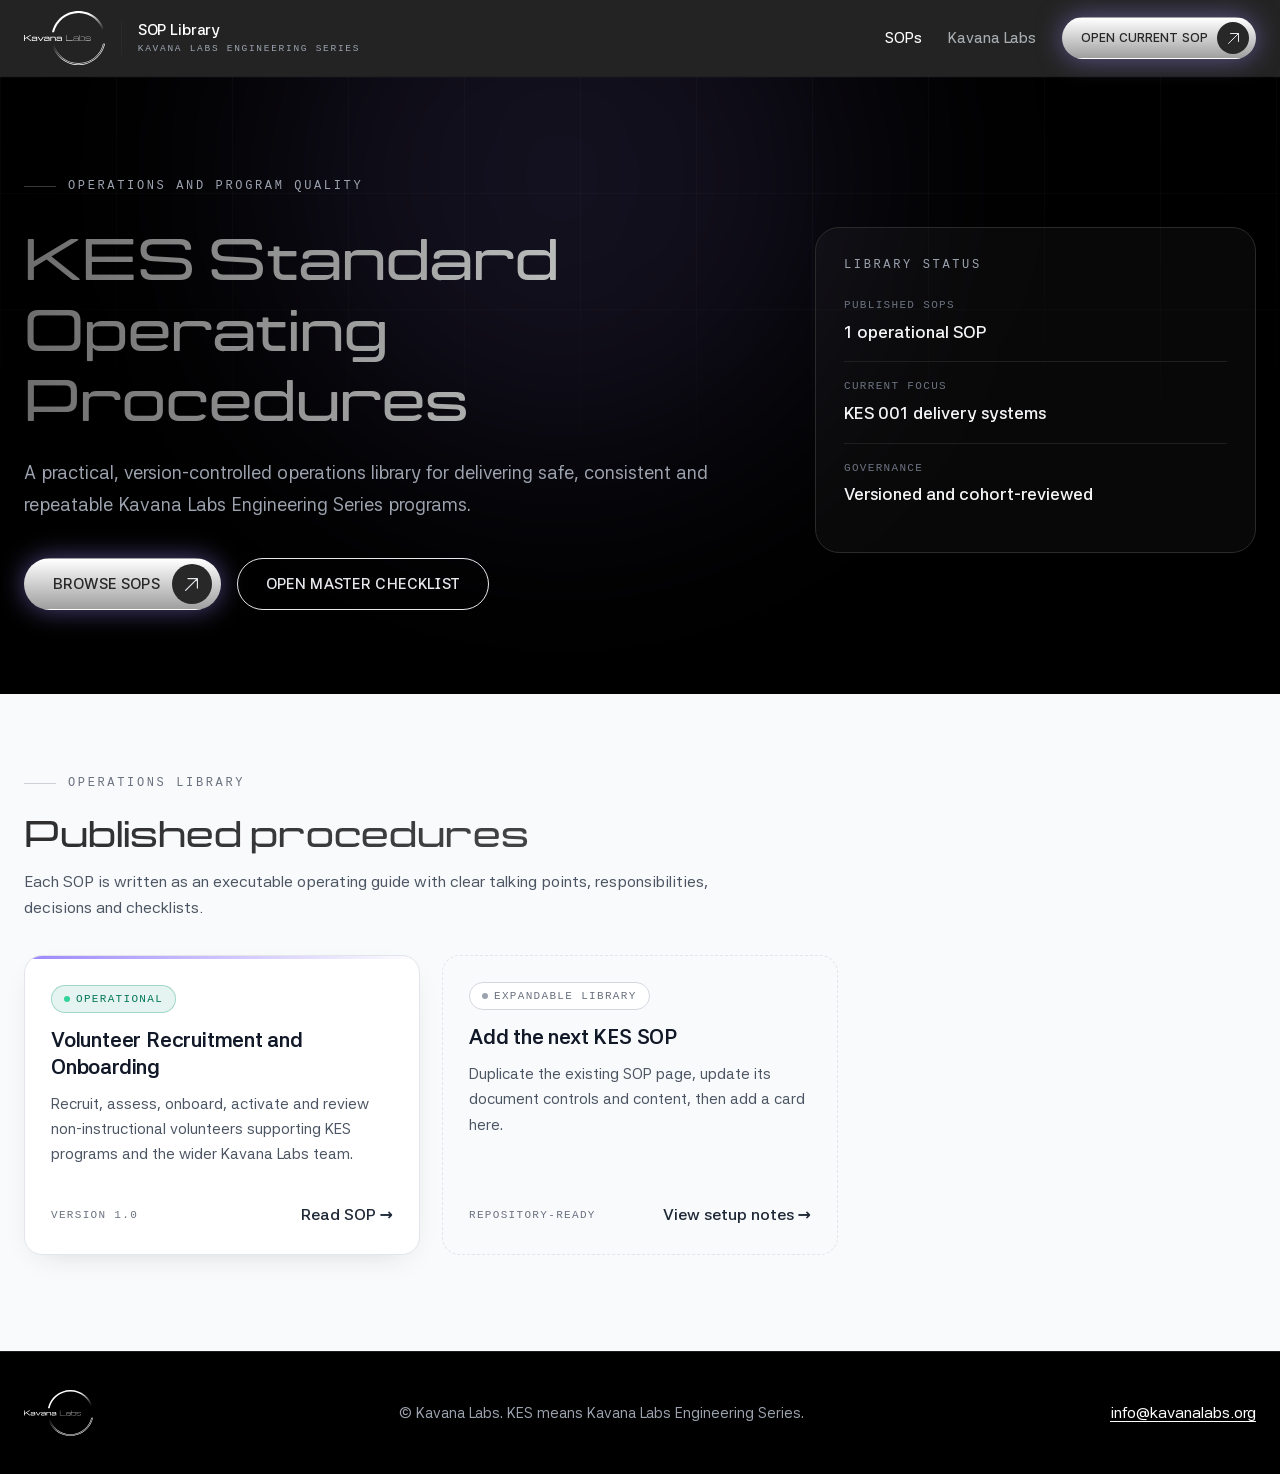
<file: index.html>
<!doctype html>
<html lang="en">
<head>
  <meta charset="utf-8">
  <meta name="viewport" content="width=device-width, initial-scale=1">
  <meta name="description" content="Kavana Labs Engineering Series standard operating procedures and implementation guides.">
  <meta name="theme-color" content="#050505">
  <title>KES Standard Operating Procedures | Kavana Labs</title>
  <link rel="icon" type="image/png" href="assets/favicon.png">
  <link rel="preload" href="assets/fonts/manifold-extended-demibold.woff2" as="font" type="font/woff2" crossorigin>
  <link rel="preload" href="assets/fonts/42dot-sans-latin.woff2" as="font" type="font/woff2" crossorigin>
  <link rel="stylesheet" href="assets/site.css">
</head>
<body>
  <a class="skip-link" href="#main">Skip to content</a>
  <header class="site-header">
    <div class="header-inner">
      <a class="brand" href="./" aria-label="KES SOP Library home">
        <img class="brand-logo" src="assets/logo-nav.svg" alt="Kavana Labs">
        <span class="brand-divider" aria-hidden="true"></span>
        <span class="brand-text">SOP Library<small>Kavana Labs Engineering Series</small></span>
      </a>
      <nav class="top-nav" aria-label="Primary navigation">
        <a href="#sops" aria-current="page">SOPs</a>
        <a href="https://kavanalabs.org">Kavana Labs</a>
        <a class="btn btn-primary btn-sm" href="sops/volunteer-recruitment-onboarding.html">Open current SOP<span class="btn-arrow"><img src="assets/arrow-light.svg" alt="" aria-hidden="true"></span></a>
      </nav>
    </div>
  </header>

  <main id="main">
    <section class="hero">
      <div class="glow" aria-hidden="true"></div>
      <div class="hero-inner">
        <div>
          <span class="eyebrow">Operations and program quality</span>
          <h1 class="heading-gradient-light">KES Standard Operating Procedures</h1>
          <p>A practical, version-controlled operations library for delivering safe, consistent and repeatable Kavana Labs Engineering Series programs.</p>
          <div class="hero-actions">
            <a class="btn btn-primary" href="#sops">Browse SOPs<span class="btn-arrow"><img src="assets/arrow-light.svg" alt="" aria-hidden="true"></span></a>
            <a class="btn btn-outline" href="sops/volunteer-recruitment-onboarding.html#master-checklist">Open master checklist</a>
          </div>
        </div>
        <aside class="hero-panel" aria-label="Library summary">
          <strong>Library status</strong>
          <div class="hero-stat"><span>Published SOPs</span><b>1 operational SOP</b></div>
          <div class="hero-stat"><span>Current focus</span><b>KES 001 delivery systems</b></div>
          <div class="hero-stat"><span>Governance</span><b>Versioned and cohort-reviewed</b></div>
        </aside>
      </div>
    </section>

    <section class="page-shell" id="sops">
      <div class="section-heading">
        <span class="eyebrow on-light">Operations library</span>
        <h2 class="heading-gradient-dark">Published procedures</h2>
        <p>Each SOP is written as an executable operating guide with clear talking points, responsibilities, decisions and checklists.</p>
      </div>

      <div class="sop-grid">
        <article class="sop-card">
          <div class="sop-card-top"></div>
          <div class="sop-card-body">
            <span class="badge badge-active">Operational</span>
            <h3>Volunteer Recruitment and Onboarding</h3>
            <p>Recruit, assess, onboard, activate and review non-instructional volunteers supporting KES programs and the wider Kavana Labs team.</p>
            <footer>
              <span>Version 1.0</span>
              <a class="card-link" href="sops/volunteer-recruitment-onboarding.html">Read SOP →</a>
            </footer>
          </div>
        </article>

        <article class="sop-card placeholder-card">
          <div class="sop-card-body">
            <span class="badge badge-neutral">Expandable library</span>
            <h3>Add the next KES SOP</h3>
            <p>Duplicate the existing SOP page, update its document controls and content, then add a card here.</p>
            <footer>
              <span>Repository-ready</span>
              <a class="card-link" href="README.md">View setup notes →</a>
            </footer>
          </div>
        </article>
      </div>
    </section>
  </main>

  <footer class="site-footer">
    <div class="footer-inner">
      <a class="footer-brand" href="https://kavanalabs.org" aria-label="Kavana Labs">
        <img src="assets/logo-nav.svg" alt="Kavana Labs">
      </a>
      <p>© Kavana Labs. KES means Kavana Labs Engineering Series.</p>
      <a href="mailto:info@kavanalabs.org">info@kavanalabs.org</a>
    </div>
  </footer>
</body>
</html>
</file>
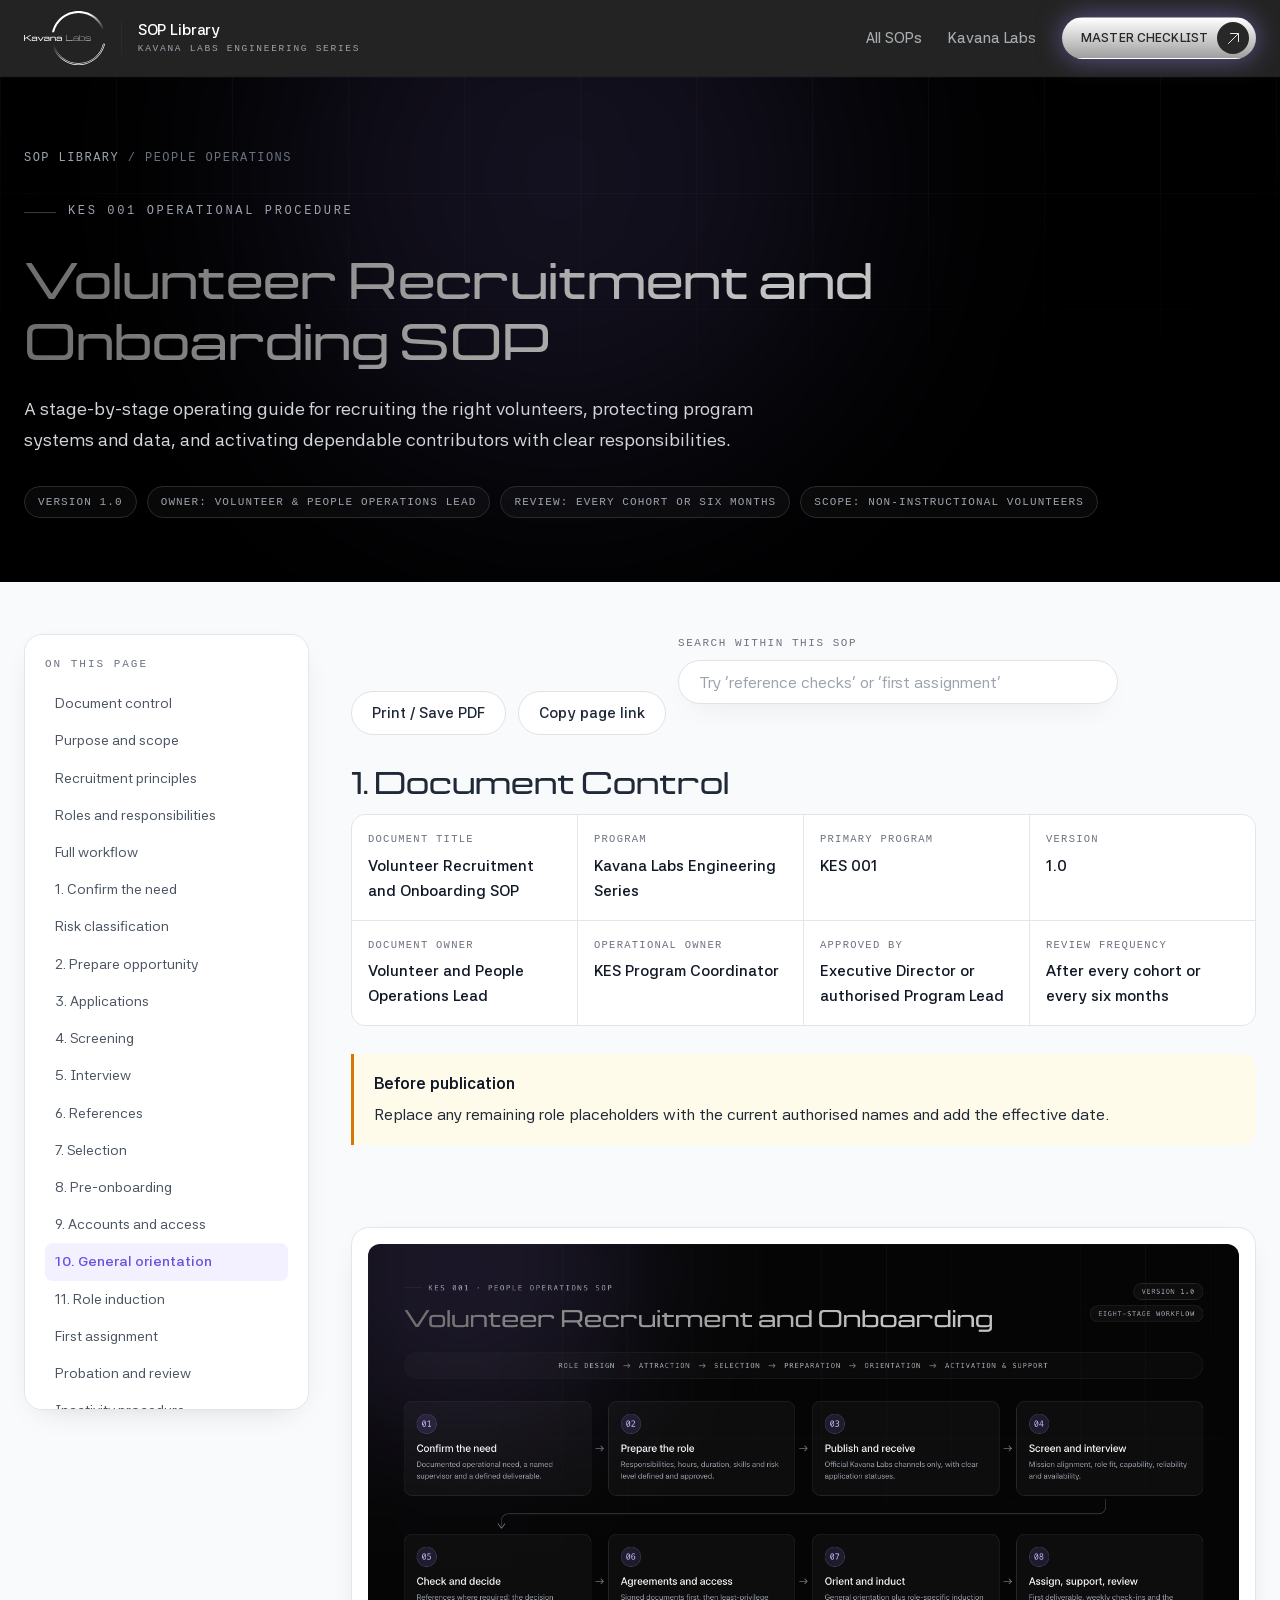
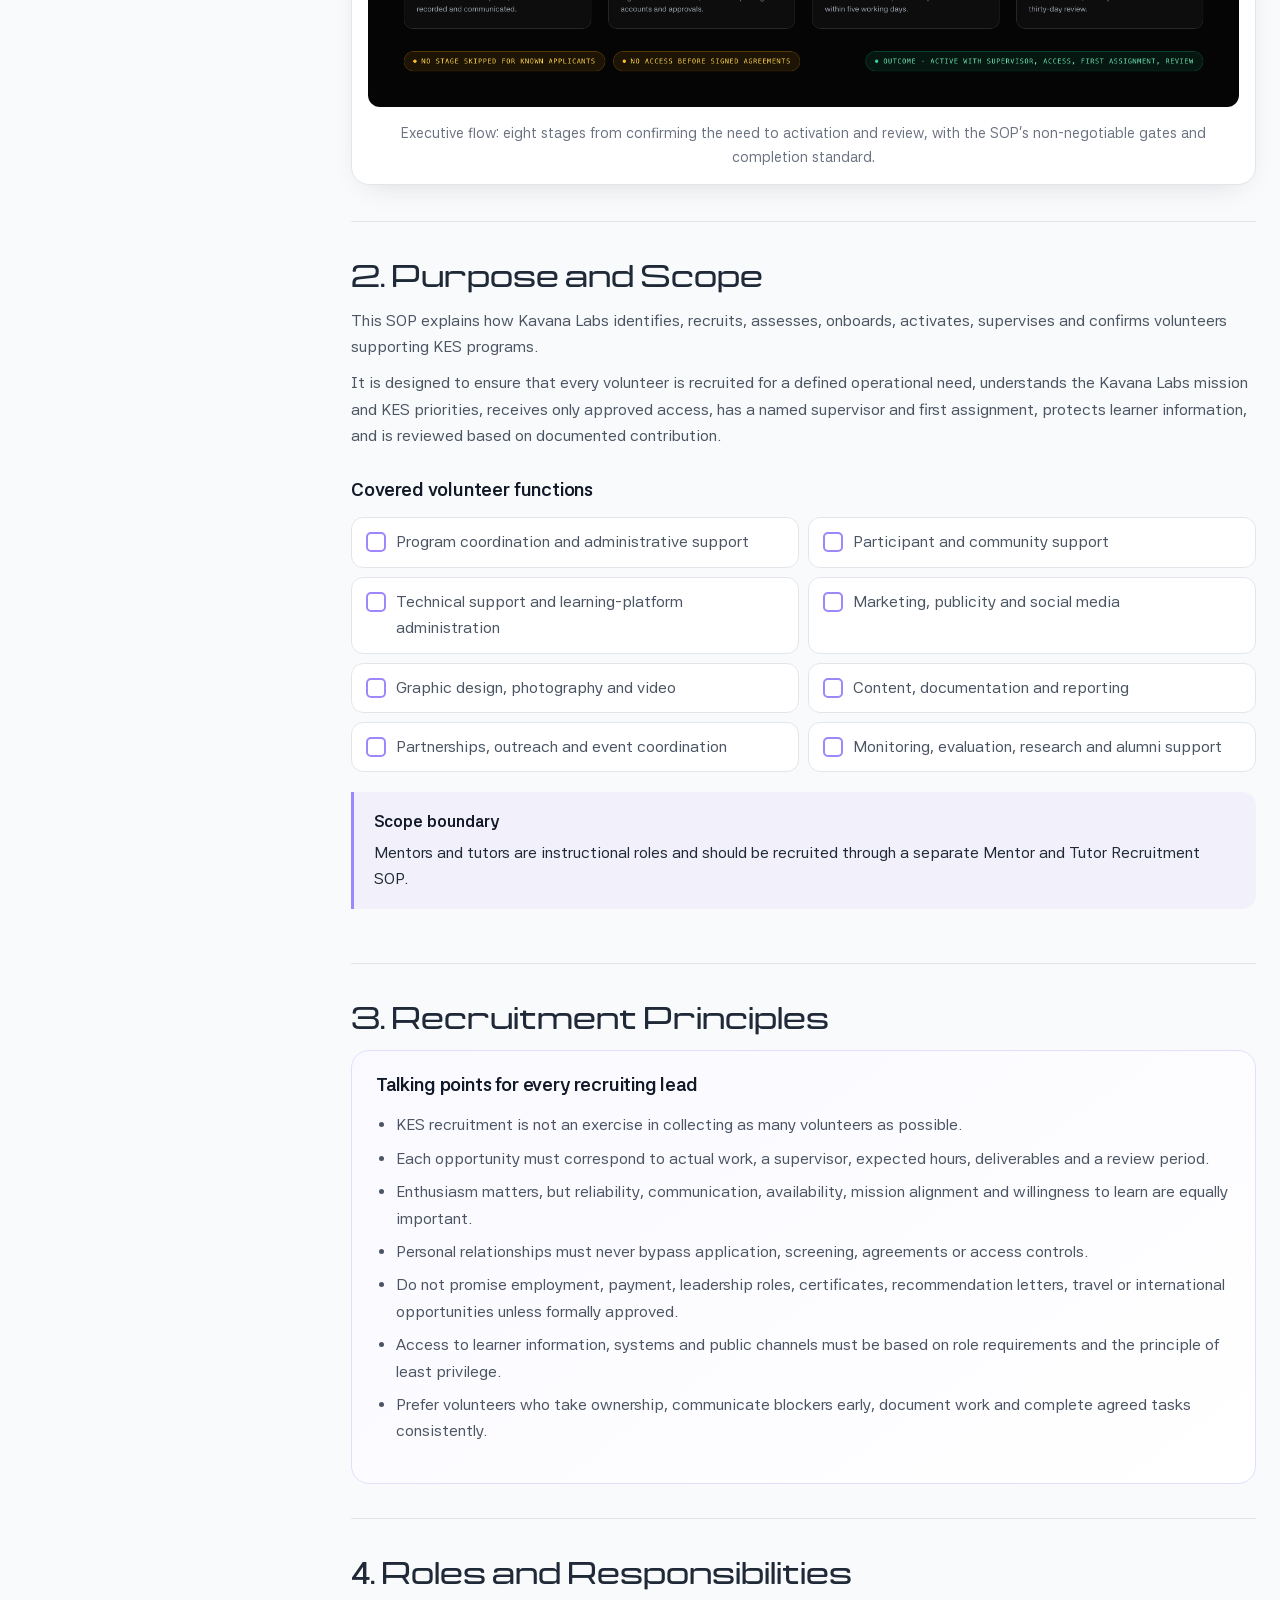
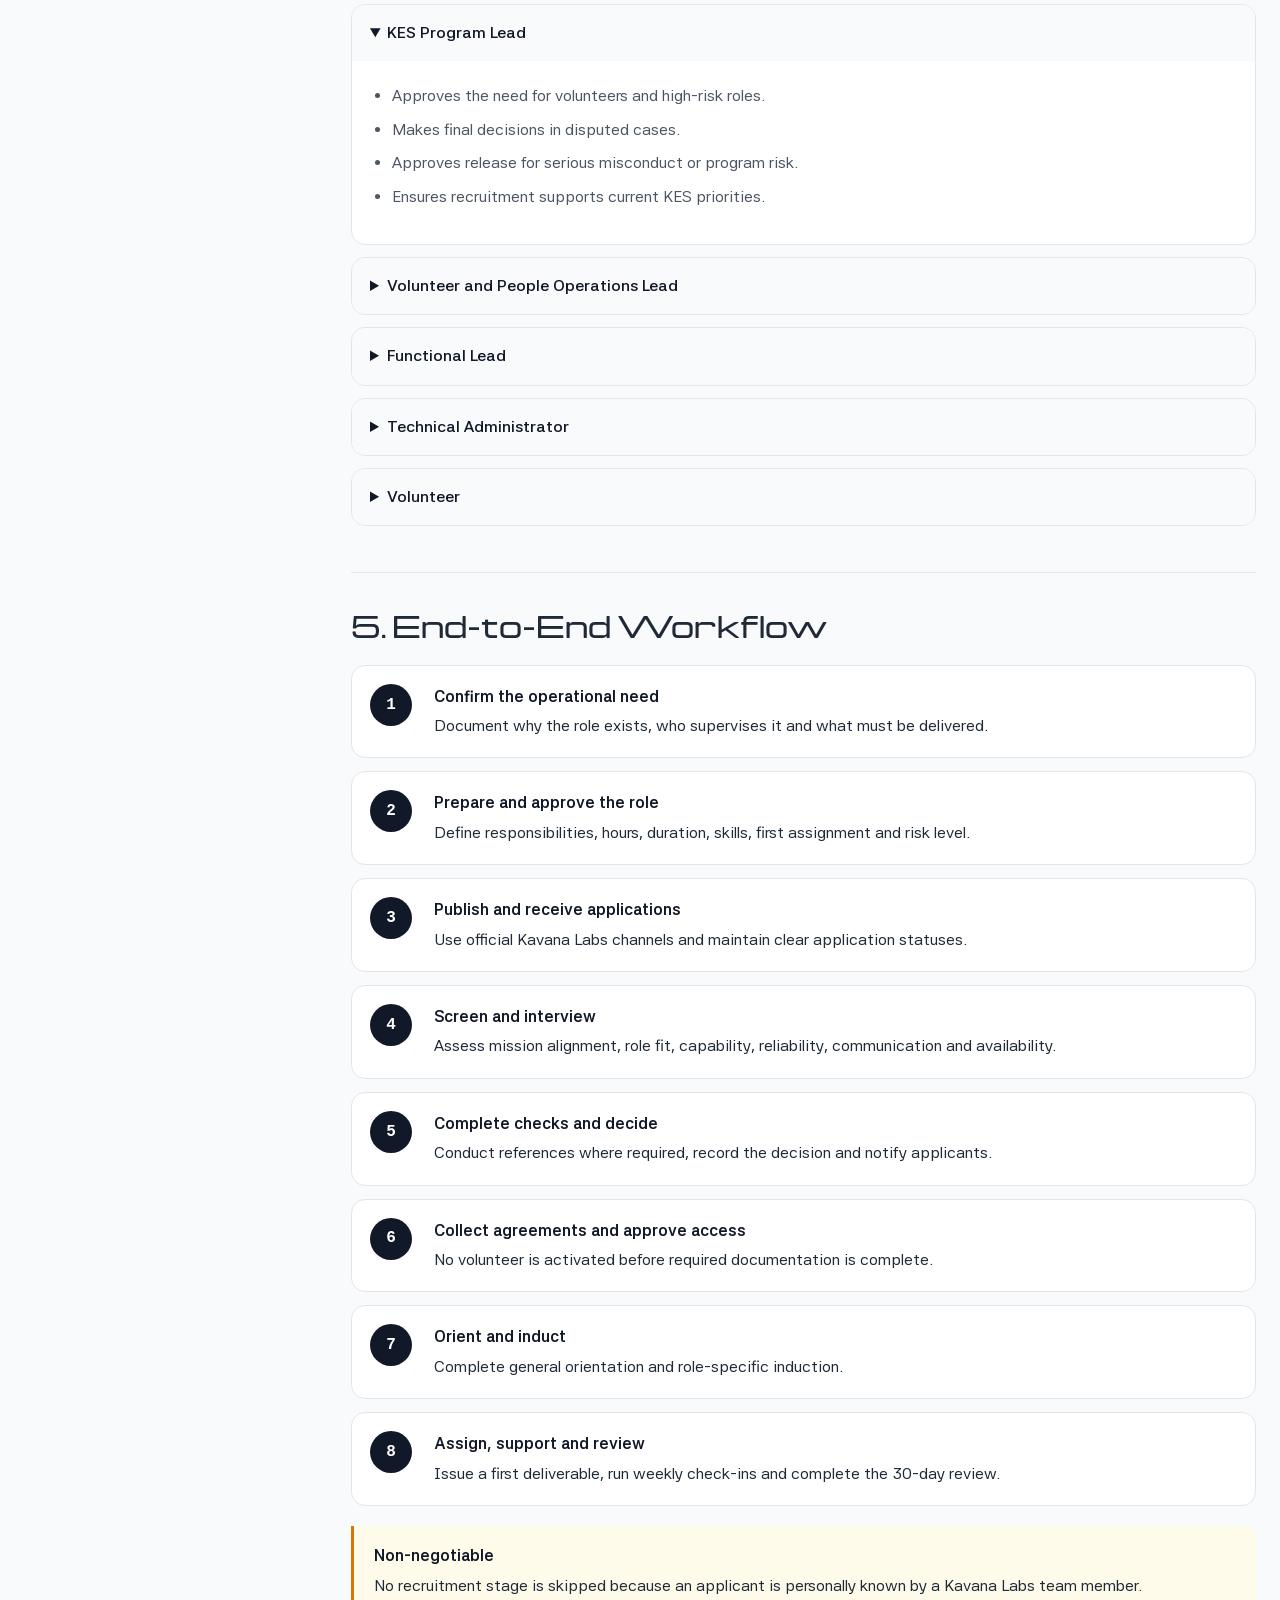
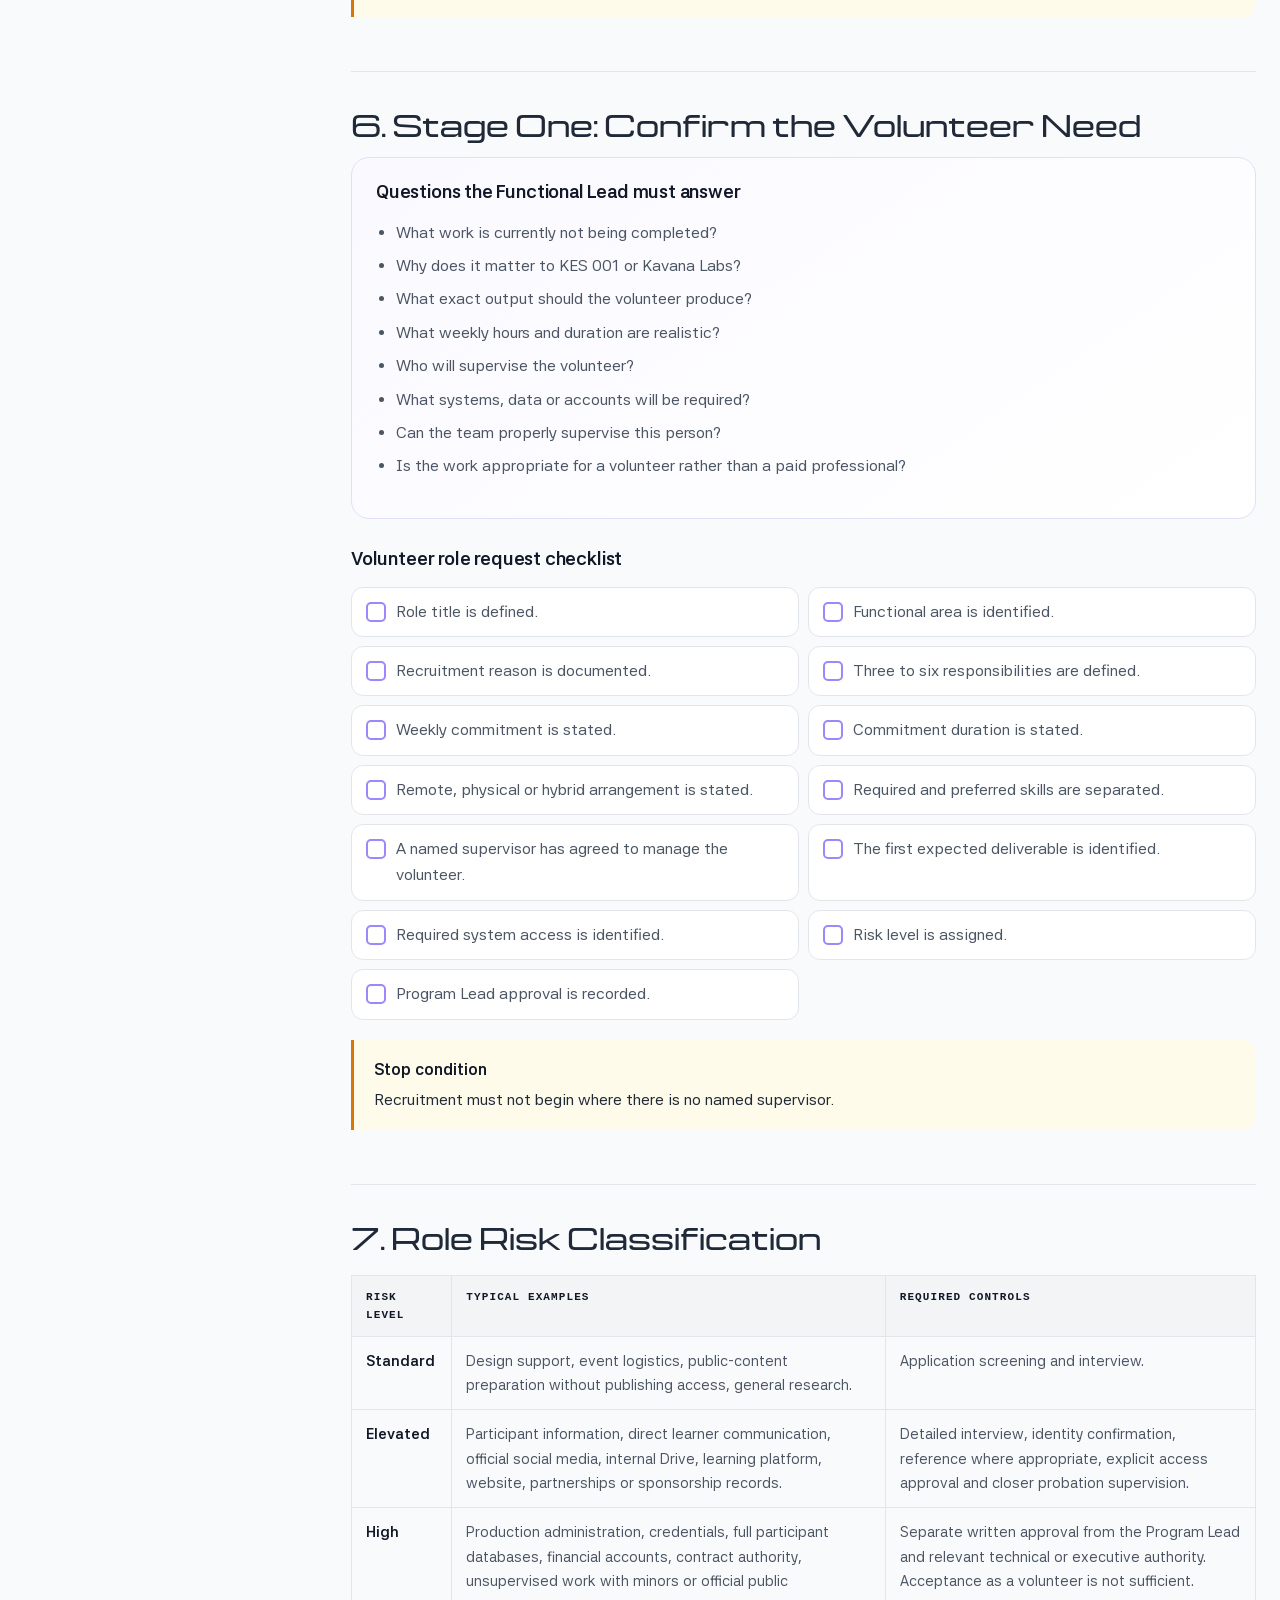
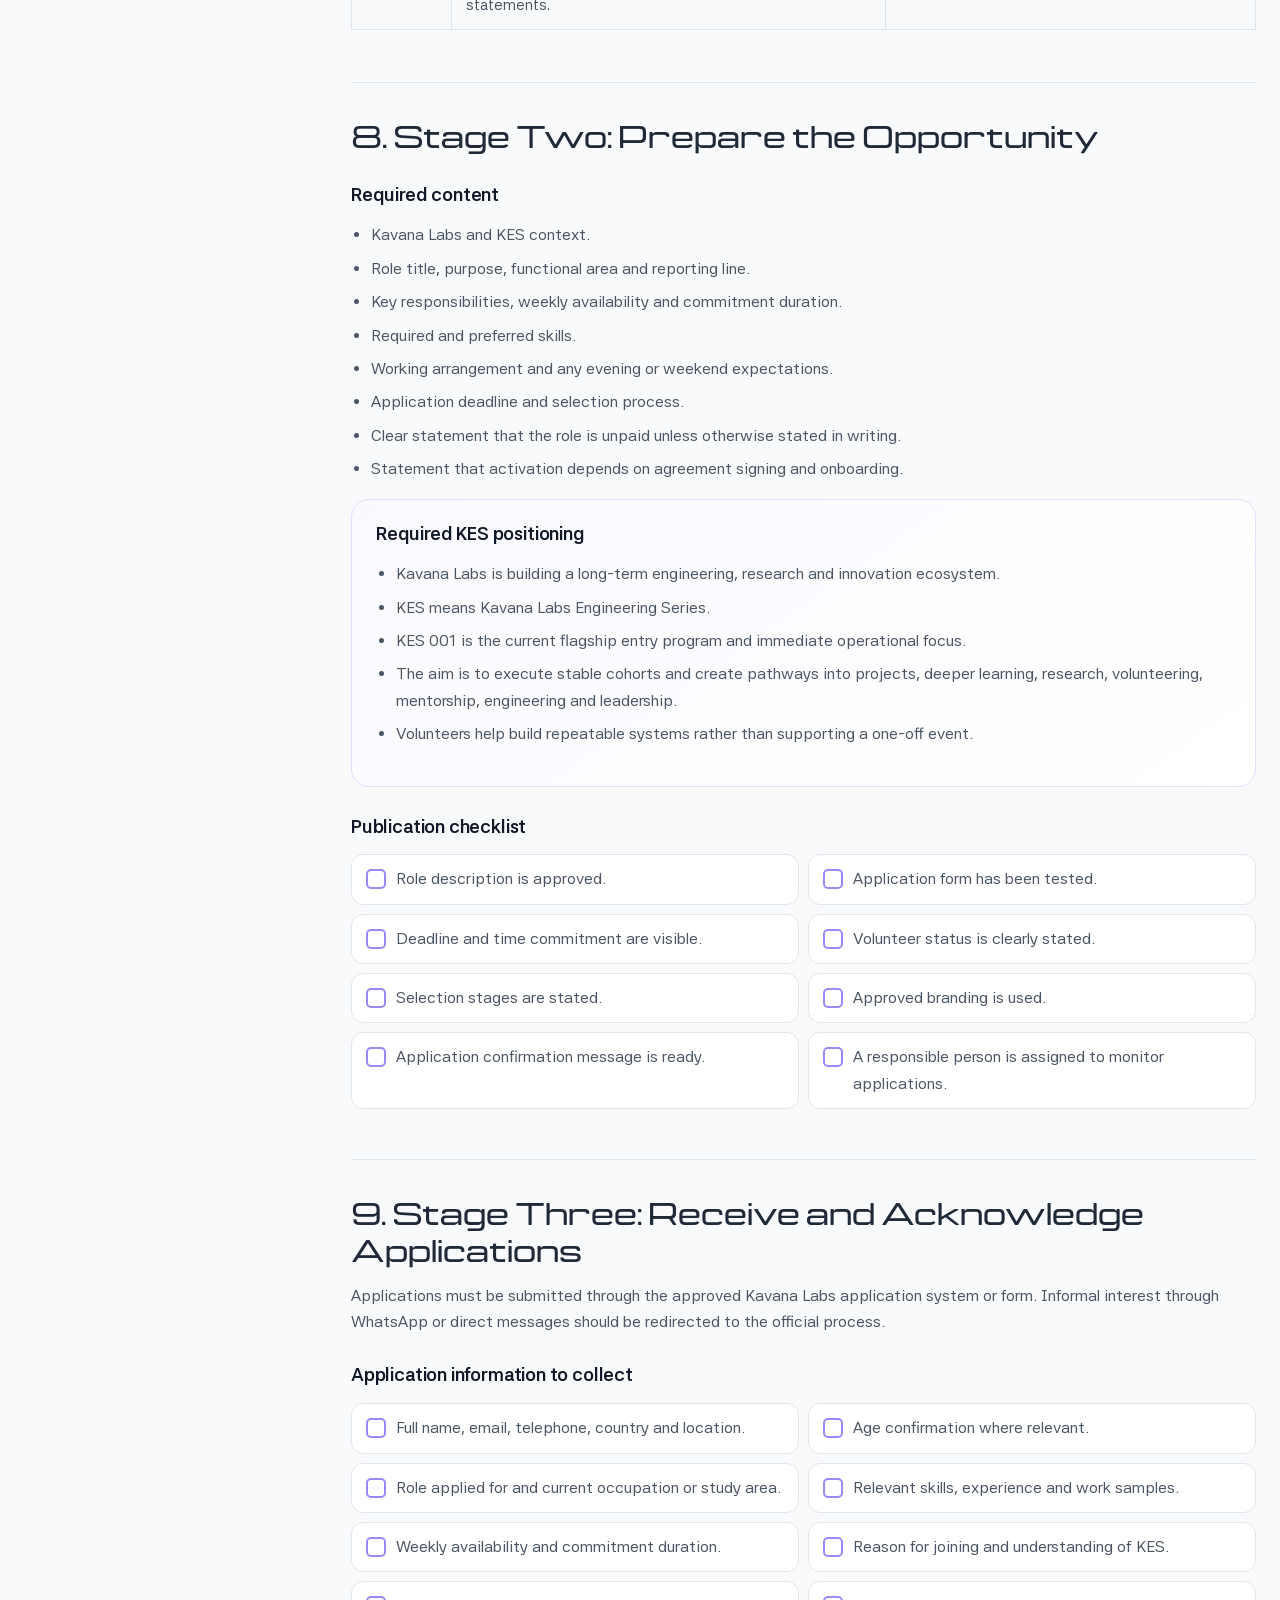
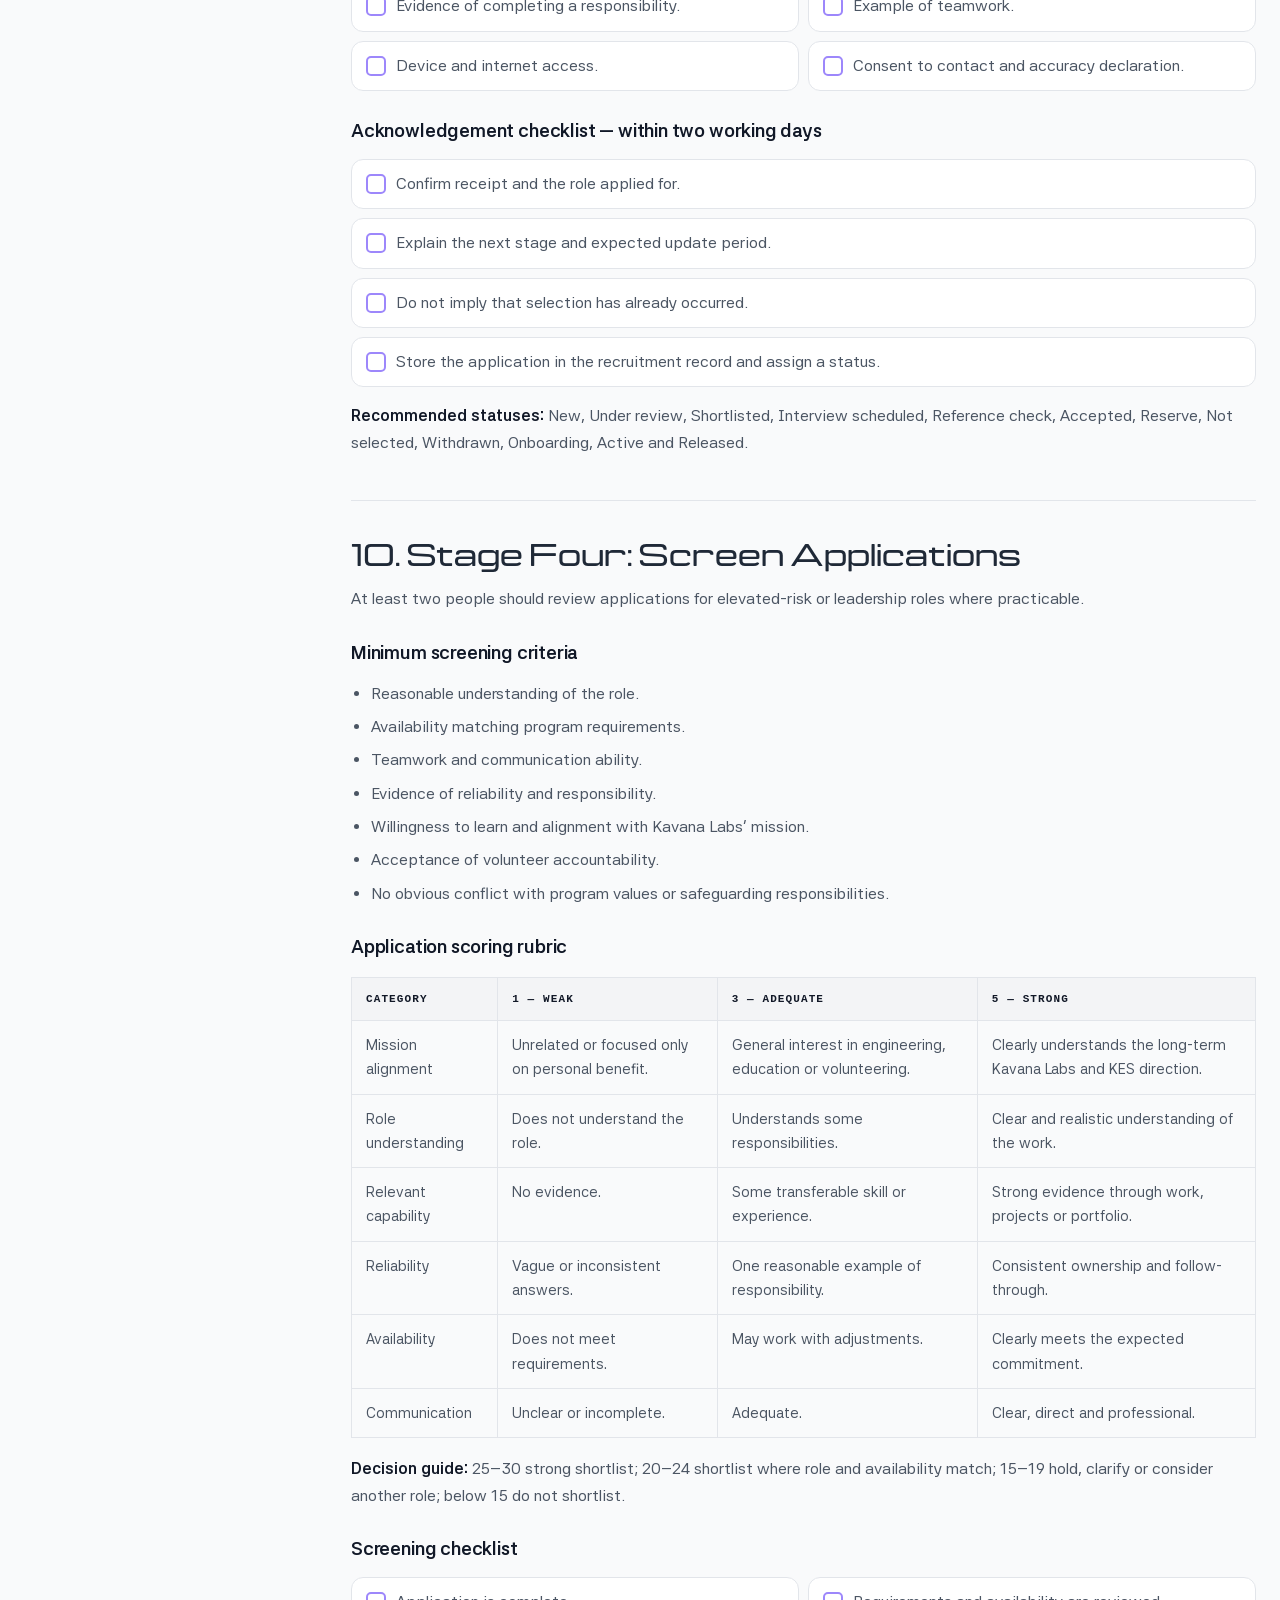
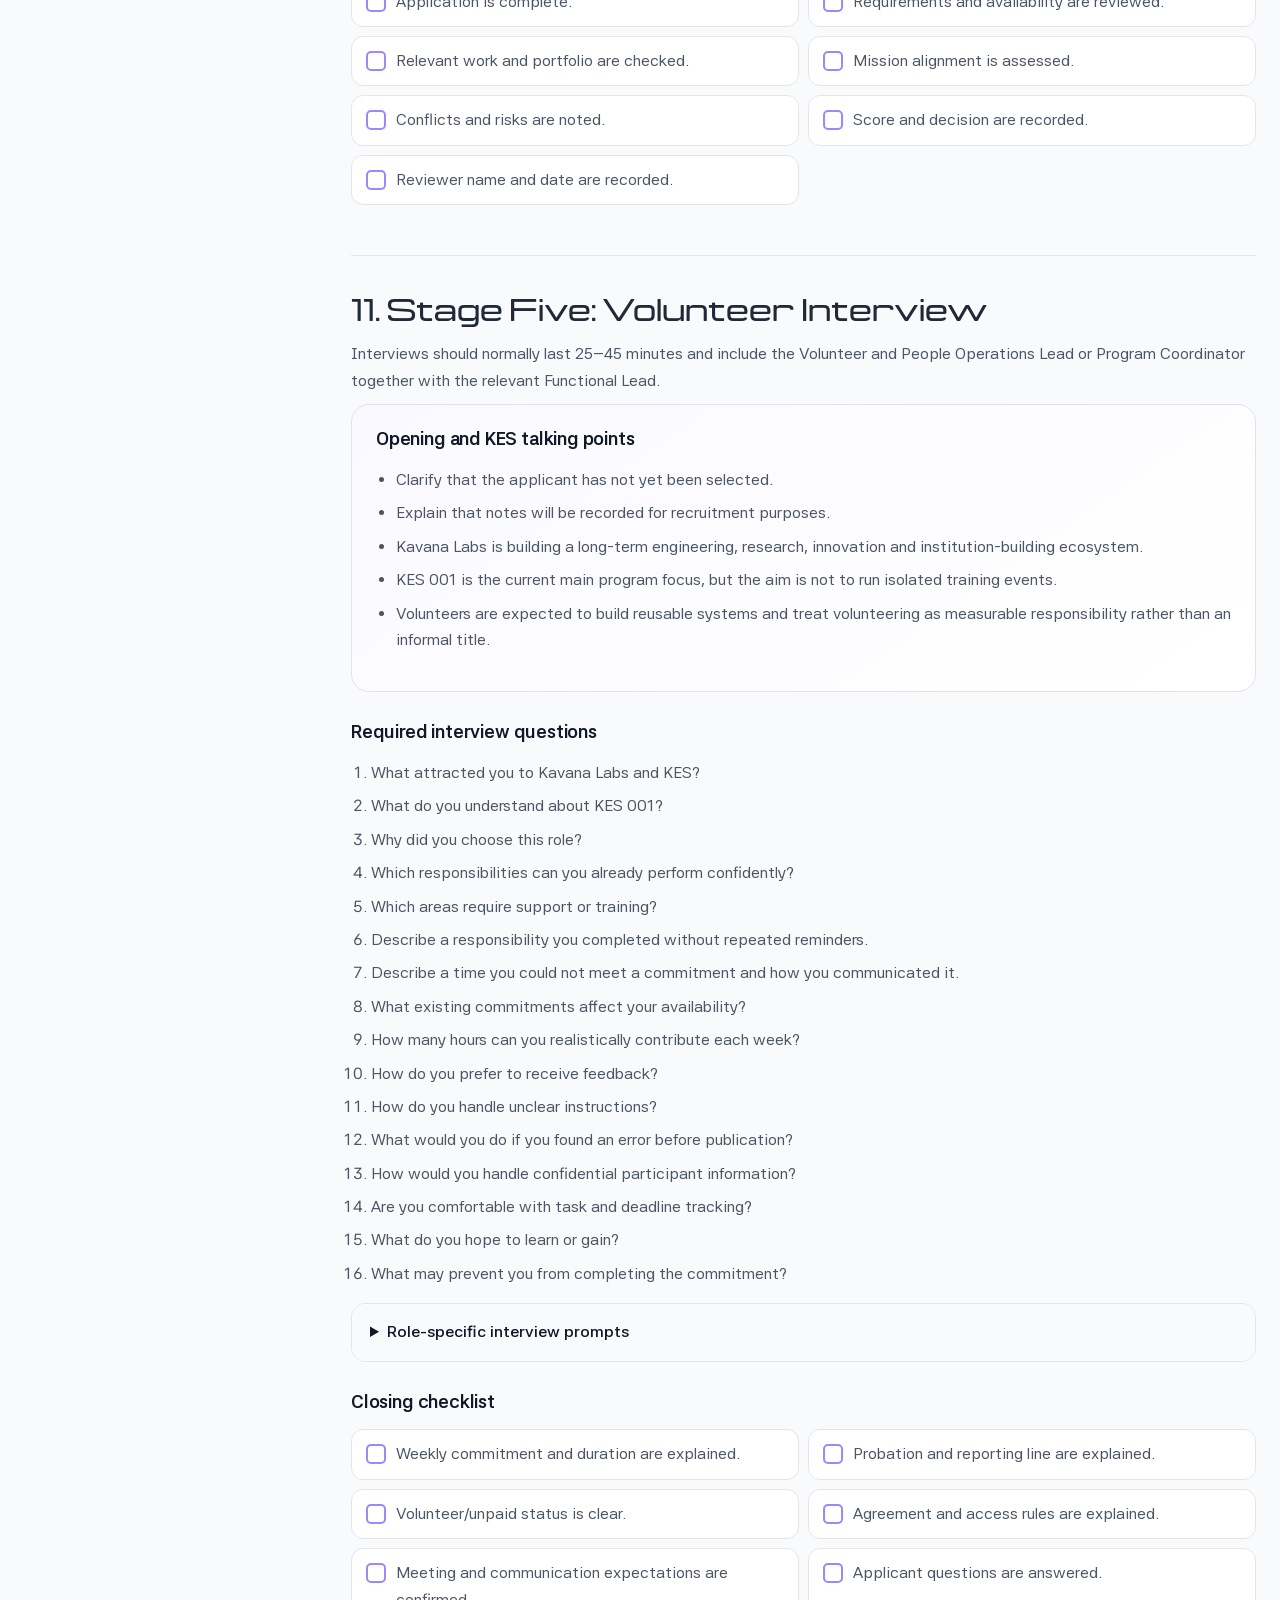
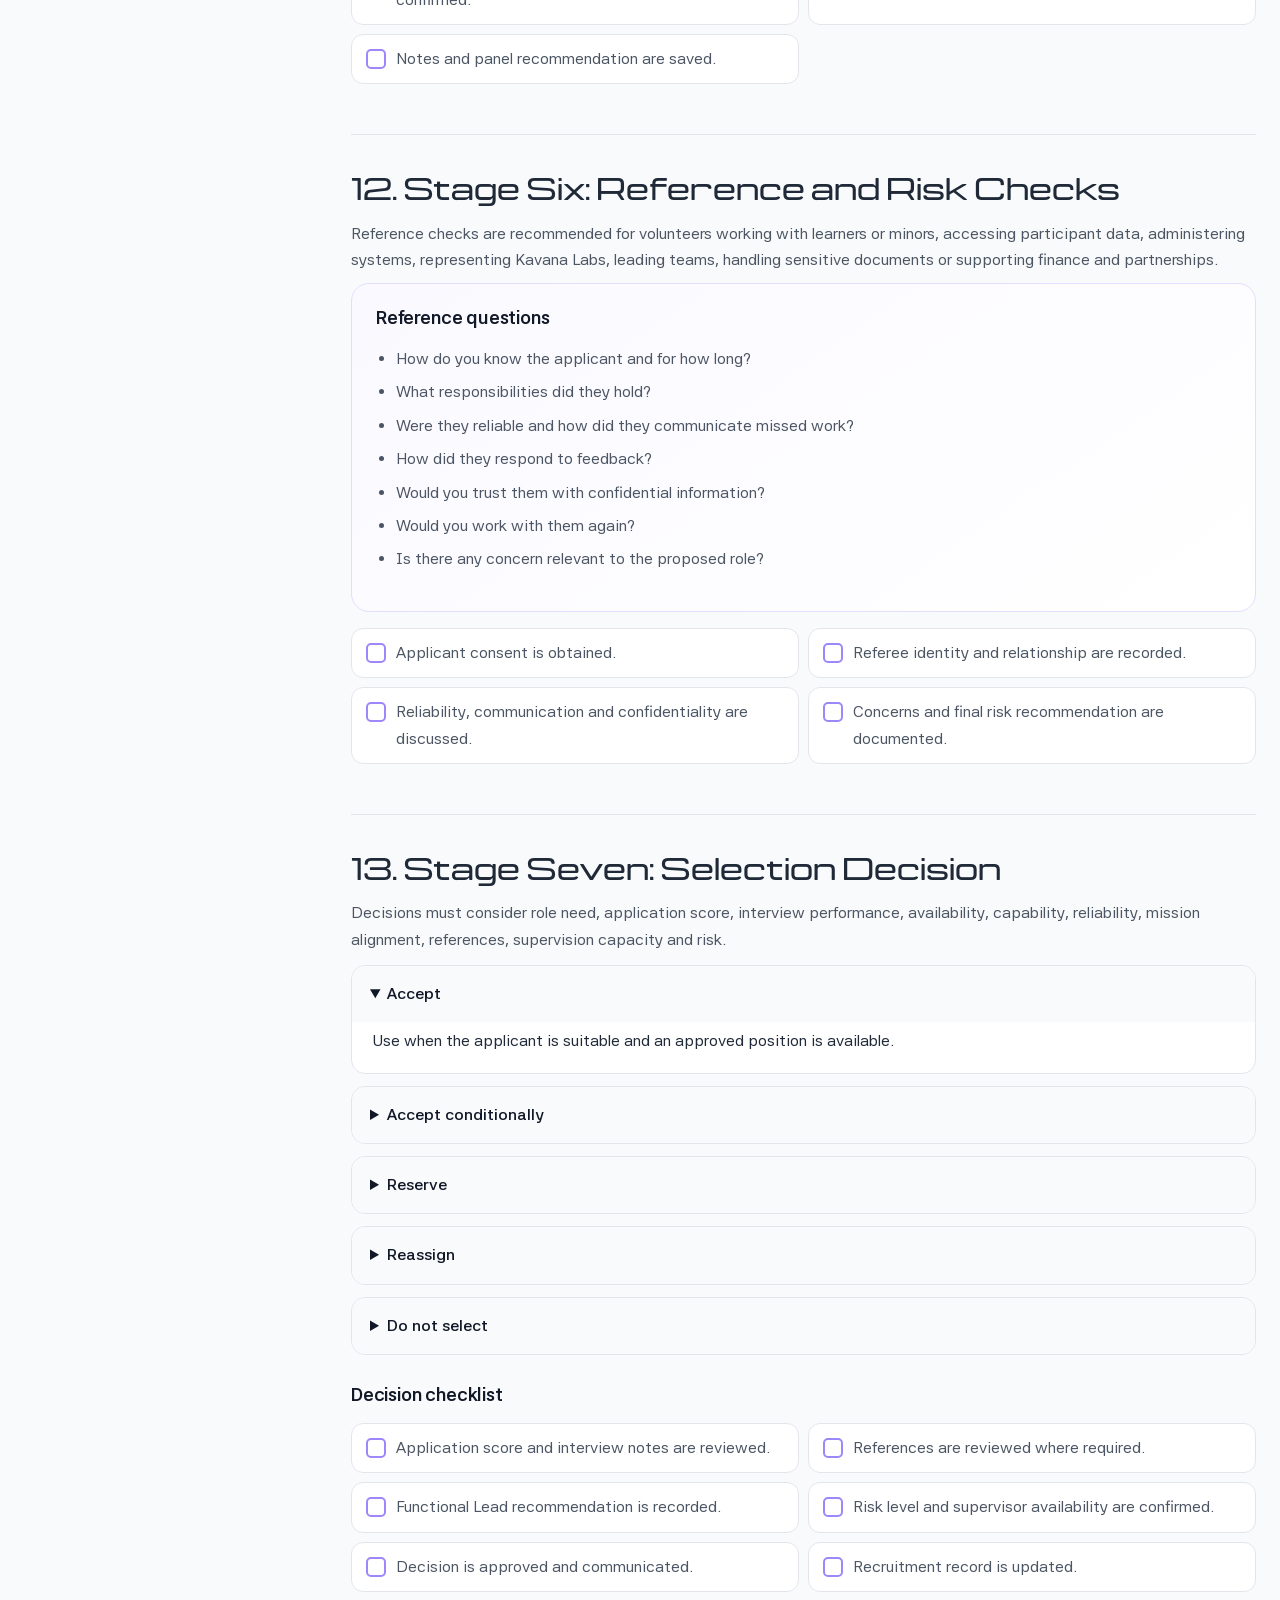
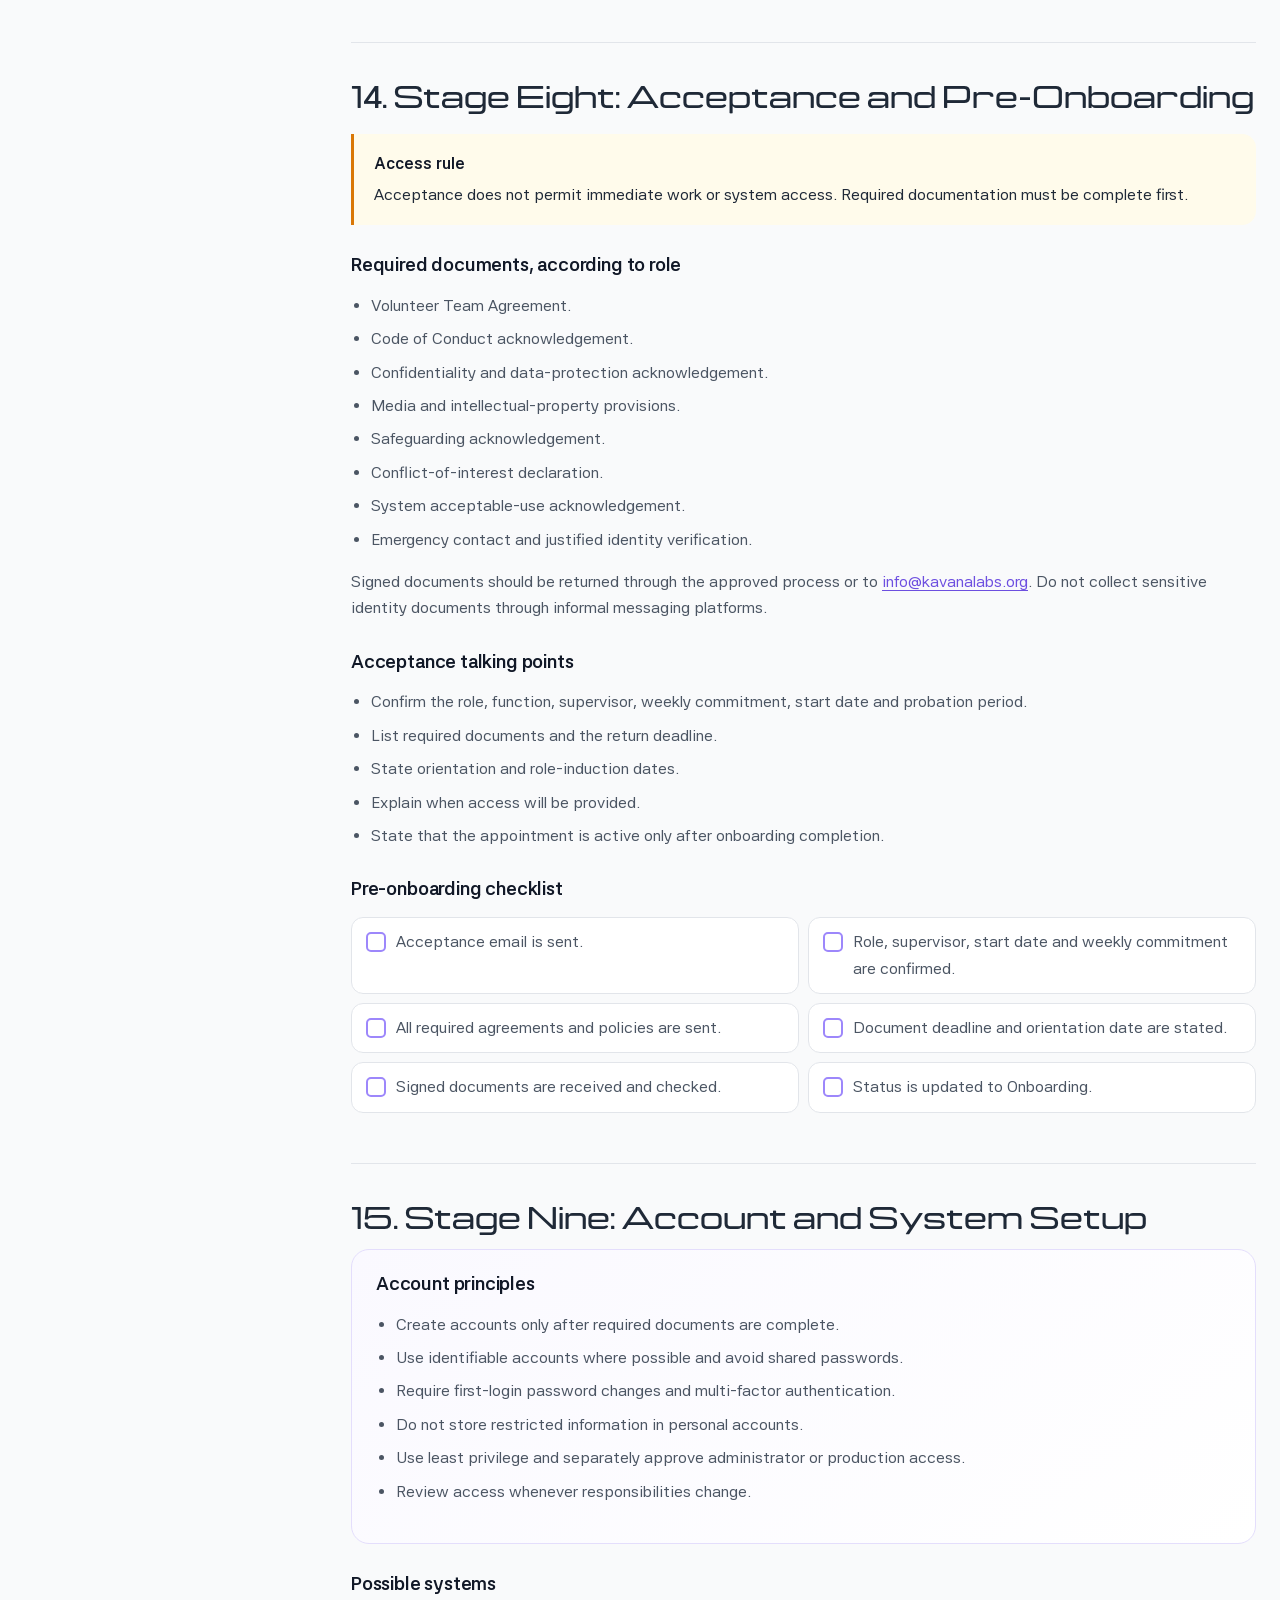
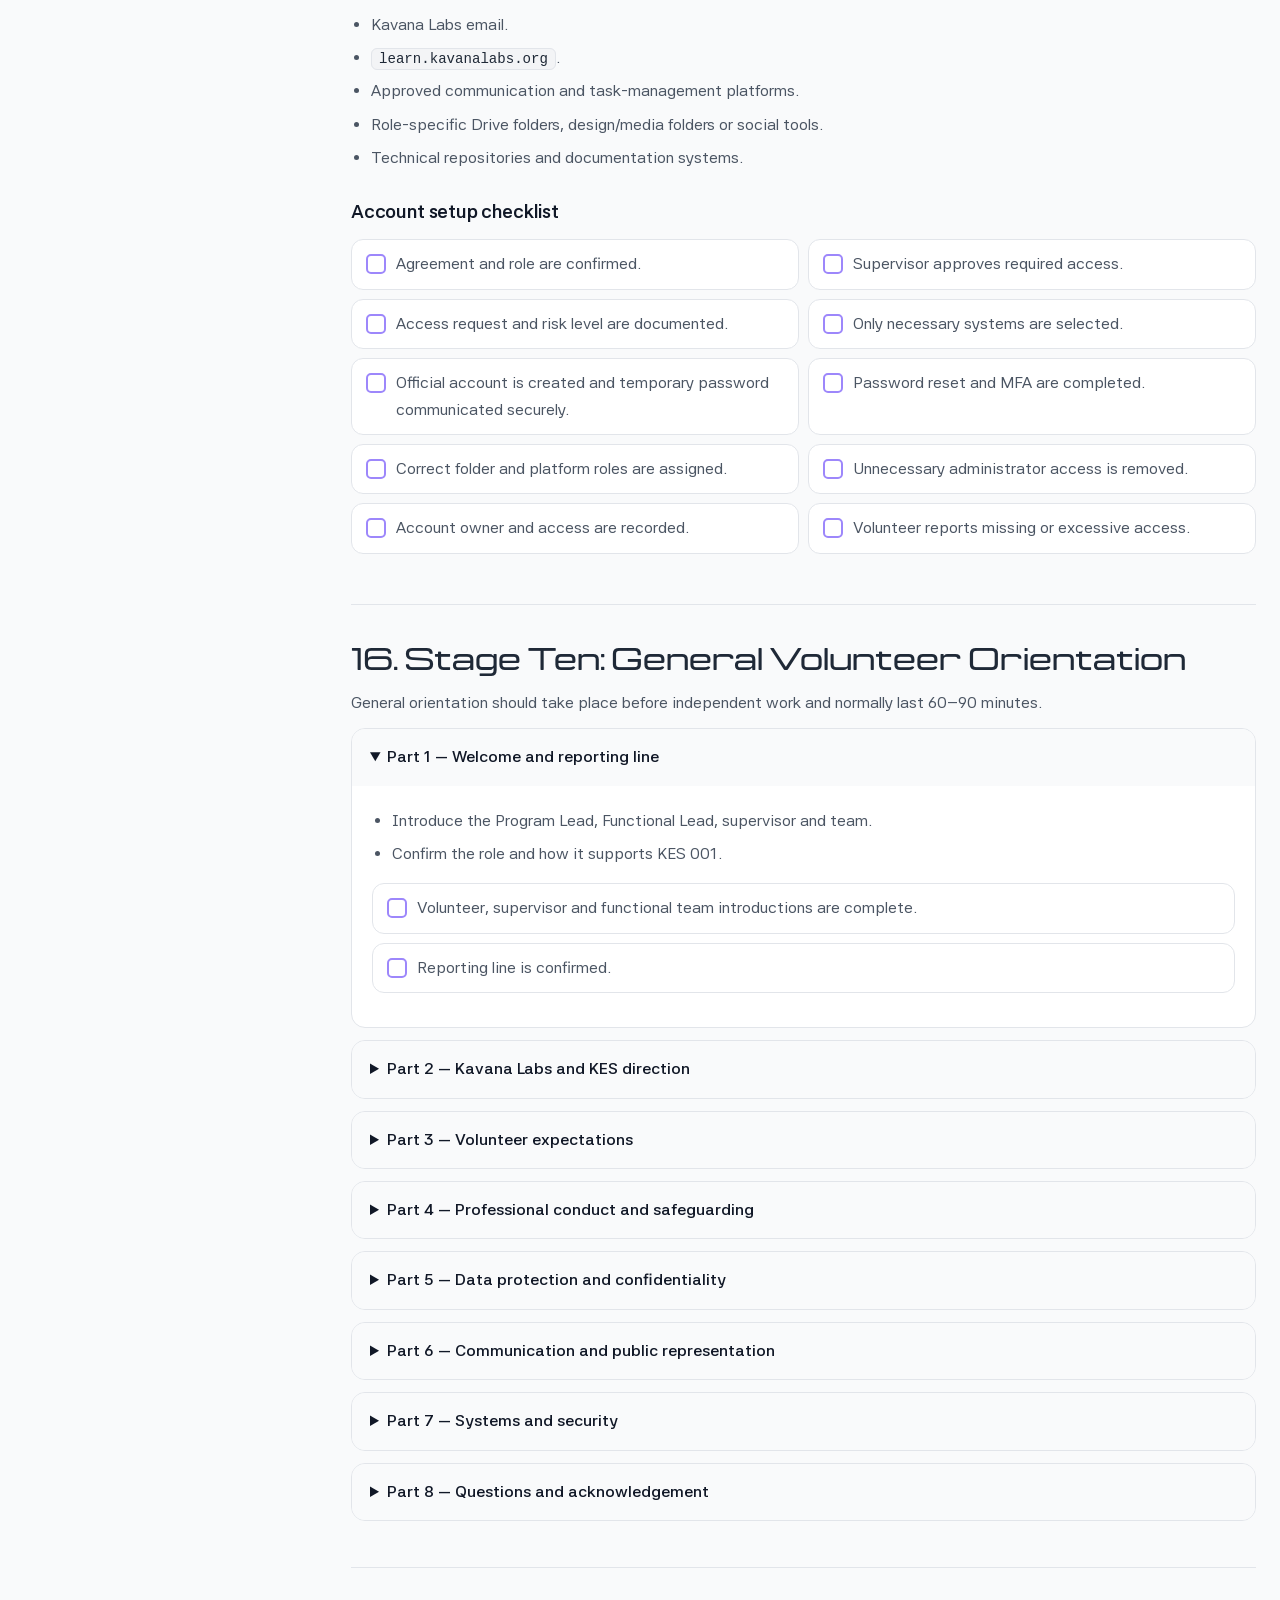
<file: sops/volunteer-recruitment-onboarding.html>
<!doctype html>
<html lang="en">
<head>
  <meta charset="utf-8">
  <meta name="viewport" content="width=device-width, initial-scale=1">
  <meta name="description" content="KES volunteer recruitment and onboarding SOP with executable talking points, decision rules and checklists.">
  <meta name="theme-color" content="#050505">
  <title>Volunteer Recruitment and Onboarding SOP | KES</title>
  <link rel="icon" type="image/png" href="../assets/favicon.png">
  <link rel="preload" href="../assets/fonts/manifold-extended-demibold.woff2" as="font" type="font/woff2" crossorigin>
  <link rel="preload" href="../assets/fonts/42dot-sans-latin.woff2" as="font" type="font/woff2" crossorigin>
  <link rel="stylesheet" href="../assets/site.css">
</head>
<body>
  <a class="skip-link" href="#main">Skip to content</a>
  <header class="site-header">
    <div class="header-inner">
      <a class="brand" href="../" aria-label="KES SOP Library home">
        <img class="brand-logo" src="../assets/logo-nav.svg" alt="Kavana Labs">
        <span class="brand-divider" aria-hidden="true"></span>
        <span class="brand-text">SOP Library<small>Kavana Labs Engineering Series</small></span>
      </a>
      <nav class="top-nav" aria-label="Primary navigation">
        <a href="../">All SOPs</a>
        <a href="https://kavanalabs.org">Kavana Labs</a>
        <a class="btn btn-primary btn-sm" href="#master-checklist">Master checklist<span class="btn-arrow"><img src="../assets/arrow-light.svg" alt="" aria-hidden="true"></span></a>
      </nav>
    </div>
  </header>

  <main id="main">
    <section class="page-hero">
      <div class="glow" aria-hidden="true"></div>
      <div class="page-hero-inner">
        <nav class="breadcrumbs" aria-label="Breadcrumb"><a href="../">SOP Library</a> / People Operations</nav>
        <span class="eyebrow">KES 001 operational procedure</span>
        <h1 class="heading-gradient-light">Volunteer Recruitment and Onboarding SOP</h1>
        <p class="lead">A stage-by-stage operating guide for recruiting the right volunteers, protecting program systems and data, and activating dependable contributors with clear responsibilities.</p>
        <div class="meta-row">
          <span class="meta-chip">Version 1.0</span>
          <span class="meta-chip">Owner: Volunteer &amp; People Operations Lead</span>
          <span class="meta-chip">Review: Every cohort or six months</span>
          <span class="meta-chip">Scope: Non-instructional volunteers</span>
        </div>
      </div>
    </section>

    <div class="sop-layout">
      <aside class="side-nav" aria-label="SOP table of contents">
        <strong>On this page</strong>
        <a href="#document-control">Document control</a>
        <a href="#purpose">Purpose and scope</a>
        <a href="#principles">Recruitment principles</a>
        <a href="#responsibilities">Roles and responsibilities</a>
        <a href="#workflow">Full workflow</a>
        <a href="#stage-1">1. Confirm the need</a>
        <a href="#risk">Risk classification</a>
        <a href="#stage-2">2. Prepare opportunity</a>
        <a href="#stage-3">3. Applications</a>
        <a href="#stage-4">4. Screening</a>
        <a href="#stage-5">5. Interview</a>
        <a href="#stage-6">6. References</a>
        <a href="#stage-7">7. Selection</a>
        <a href="#stage-8">8. Pre-onboarding</a>
        <a href="#stage-9">9. Accounts and access</a>
        <a href="#stage-10">10. General orientation</a>
        <a href="#stage-11">11. Role induction</a>
        <a href="#first-assignment">First assignment</a>
        <a href="#probation">Probation and review</a>
        <a href="#inactivity">Inactivity procedure</a>
        <a href="#records">Records and indicators</a>
        <a href="#master-checklist">Master checklist</a>
        <a href="#completion">Completion standard</a>
      </aside>

      <article class="sop-main">
        <div class="sop-tools">
          <button class="tool-btn" type="button" data-print>Print / Save PDF</button>
          <button class="tool-btn" type="button" data-copy-link>Copy page link</button>
          <div class="search-wrap">
            <label class="search-label" for="sop-search">Search within this SOP</label>
            <input class="search-input" id="sop-search" type="search" placeholder="Try ‘reference checks’ or ‘first assignment’" data-sop-search>
            <div class="search-result-count" data-search-count aria-live="polite"></div>
          </div>
        </div>

        <section class="sop-section" data-searchable id="document-control">
          <h2>1. Document Control</h2>
          <dl class="document-control">
            <div><dt>Document title</dt><dd>Volunteer Recruitment and Onboarding SOP</dd></div>
            <div><dt>Program</dt><dd>Kavana Labs Engineering Series</dd></div>
            <div><dt>Primary program</dt><dd>KES 001</dd></div>
            <div><dt>Version</dt><dd>1.0</dd></div>
            <div><dt>Document owner</dt><dd>Volunteer and People Operations Lead</dd></div>
            <div><dt>Operational owner</dt><dd>KES Program Coordinator</dd></div>
            <div><dt>Approved by</dt><dd>Executive Director or authorised Program Lead</dd></div>
            <div><dt>Review frequency</dt><dd>After every cohort or every six months</dd></div>
          </dl>
          <div class="callout warning"><strong>Before publication</strong>Replace any remaining role placeholders with the current authorised names and add the effective date.</div>
        </section>

        <figure class="flow-visual">
          <img src="../assets/volunteer-recruitment-onboarding-flow.png" alt="Flow diagram of the eight-stage volunteer workflow: confirm the need, prepare the role, publish and receive, screen and interview, check and decide, agreements and access, orient and induct, then assign, support and review — with two non-negotiable gates (no stage skipped for known applicants; no access before signed agreements) and the outcome: active with supervisor, access, first assignment and review.">
          <figcaption>Executive flow: eight stages from confirming the need to activation and review, with the SOP’s non-negotiable gates and completion standard.</figcaption>
        </figure>

        <section class="sop-section" data-searchable id="purpose">
          <h2>2. Purpose and Scope</h2>
          <p>This SOP explains how Kavana Labs identifies, recruits, assesses, onboards, activates, supervises and confirms volunteers supporting KES programs.</p>
          <p>It is designed to ensure that every volunteer is recruited for a defined operational need, understands the Kavana Labs mission and KES priorities, receives only approved access, has a named supervisor and first assignment, protects learner information, and is reviewed based on documented contribution.</p>
          <h3>Covered volunteer functions</h3>
          <ul class="checklist compact">
            <li>Program coordination and administrative support</li>
            <li>Participant and community support</li>
            <li>Technical support and learning-platform administration</li>
            <li>Marketing, publicity and social media</li>
            <li>Graphic design, photography and video</li>
            <li>Content, documentation and reporting</li>
            <li>Partnerships, outreach and event coordination</li>
            <li>Monitoring, evaluation, research and alumni support</li>
          </ul>
          <div class="callout"><strong>Scope boundary</strong>Mentors and tutors are instructional roles and should be recruited through a separate Mentor and Tutor Recruitment SOP.</div>
        </section>

        <section class="sop-section" data-searchable id="principles">
          <h2>3. Recruitment Principles</h2>
          <div class="talking-points">
            <h3>Talking points for every recruiting lead</h3>
            <ul>
              <li>KES recruitment is not an exercise in collecting as many volunteers as possible.</li>
              <li>Each opportunity must correspond to actual work, a supervisor, expected hours, deliverables and a review period.</li>
              <li>Enthusiasm matters, but reliability, communication, availability, mission alignment and willingness to learn are equally important.</li>
              <li>Personal relationships must never bypass application, screening, agreements or access controls.</li>
              <li>Do not promise employment, payment, leadership roles, certificates, recommendation letters, travel or international opportunities unless formally approved.</li>
              <li>Access to learner information, systems and public channels must be based on role requirements and the principle of least privilege.</li>
              <li>Prefer volunteers who take ownership, communicate blockers early, document work and complete agreed tasks consistently.</li>
            </ul>
          </div>
        </section>

        <section class="sop-section" data-searchable id="responsibilities">
          <h2>4. Roles and Responsibilities</h2>
          <details open><summary>KES Program Lead</summary><div><ul><li>Approves the need for volunteers and high-risk roles.</li><li>Makes final decisions in disputed cases.</li><li>Approves release for serious misconduct or program risk.</li><li>Ensures recruitment supports current KES priorities.</li></ul></div></details>
          <details><summary>Volunteer and People Operations Lead</summary><div><ul><li>Owns this SOP, applications, screening, interviews and volunteer records.</li><li>Sends decisions and onboarding documents.</li><li>Tracks signed agreements, orientation, probation and offboarding.</li><li>Where this role is vacant, the KES Program Coordinator performs these duties.</li></ul></div></details>
          <details><summary>Functional Lead</summary><div><ul><li>Defines the role and participates in selection.</li><li>Provides role-specific induction and a first assignment.</li><li>Supervises the volunteer and completes the 30-day review.</li><li>Recommends confirmation, extension, reassignment or release.</li></ul></div></details>
          <details><summary>Technical Administrator</summary><div><ul><li>Creates approved accounts and permissions.</li><li>Records access and enables security controls.</li><li>Removes access during offboarding or role changes.</li><li>Investigates access and security incidents.</li></ul></div></details>
          <details><summary>Volunteer</summary><div><ul><li>Provides accurate recruitment information and signs required agreements.</li><li>Protects confidential information and uses systems responsibly.</li><li>Completes work, reports blockers early and documents handovers.</li><li>Complies with Kavana Labs policies and professional boundaries.</li></ul></div></details>
        </section>

        <section class="sop-section" data-searchable id="workflow">
          <h2>5. End-to-End Workflow</h2>
          <div class="process">
            <div class="process-item"><div><strong>Confirm the operational need</strong>Document why the role exists, who supervises it and what must be delivered.</div></div>
            <div class="process-item"><div><strong>Prepare and approve the role</strong>Define responsibilities, hours, duration, skills, first assignment and risk level.</div></div>
            <div class="process-item"><div><strong>Publish and receive applications</strong>Use official Kavana Labs channels and maintain clear application statuses.</div></div>
            <div class="process-item"><div><strong>Screen and interview</strong>Assess mission alignment, role fit, capability, reliability, communication and availability.</div></div>
            <div class="process-item"><div><strong>Complete checks and decide</strong>Conduct references where required, record the decision and notify applicants.</div></div>
            <div class="process-item"><div><strong>Collect agreements and approve access</strong>No volunteer is activated before required documentation is complete.</div></div>
            <div class="process-item"><div><strong>Orient and induct</strong>Complete general orientation and role-specific induction.</div></div>
            <div class="process-item"><div><strong>Assign, support and review</strong>Issue a first deliverable, run weekly check-ins and complete the 30-day review.</div></div>
          </div>
          <div class="callout warning"><strong>Non-negotiable</strong>No recruitment stage is skipped because an applicant is personally known by a Kavana Labs team member.</div>
        </section>

        <section class="sop-section" data-searchable id="stage-1">
          <h2>6. Stage One: Confirm the Volunteer Need</h2>
          <div class="talking-points"><h3>Questions the Functional Lead must answer</h3><ul><li>What work is currently not being completed?</li><li>Why does it matter to KES 001 or Kavana Labs?</li><li>What exact output should the volunteer produce?</li><li>What weekly hours and duration are realistic?</li><li>Who will supervise the volunteer?</li><li>What systems, data or accounts will be required?</li><li>Can the team properly supervise this person?</li><li>Is the work appropriate for a volunteer rather than a paid professional?</li></ul></div>
          <h3>Volunteer role request checklist</h3>
          <ul class="checklist compact">
            <li>Role title is defined.</li><li>Functional area is identified.</li><li>Recruitment reason is documented.</li><li>Three to six responsibilities are defined.</li><li>Weekly commitment is stated.</li><li>Commitment duration is stated.</li><li>Remote, physical or hybrid arrangement is stated.</li><li>Required and preferred skills are separated.</li><li>A named supervisor has agreed to manage the volunteer.</li><li>The first expected deliverable is identified.</li><li>Required system access is identified.</li><li>Risk level is assigned.</li><li>Program Lead approval is recorded.</li>
          </ul>
          <div class="callout warning"><strong>Stop condition</strong>Recruitment must not begin where there is no named supervisor.</div>
        </section>

        <section class="sop-section" data-searchable id="risk">
          <h2>7. Role Risk Classification</h2>
          <table class="matrix-table">
            <thead><tr><th>Risk level</th><th>Typical examples</th><th>Required controls</th></tr></thead>
            <tbody>
              <tr><td><strong>Standard</strong></td><td>Design support, event logistics, public-content preparation without publishing access, general research.</td><td>Application screening and interview.</td></tr>
              <tr><td><strong>Elevated</strong></td><td>Participant information, direct learner communication, official social media, internal Drive, learning platform, website, partnerships or sponsorship records.</td><td>Detailed interview, identity confirmation, reference where appropriate, explicit access approval and closer probation supervision.</td></tr>
              <tr><td><strong>High</strong></td><td>Production administration, credentials, full participant databases, financial accounts, contract authority, unsupervised work with minors or official public statements.</td><td>Separate written approval from the Program Lead and relevant technical or executive authority. Acceptance as a volunteer is not sufficient.</td></tr>
            </tbody>
          </table>
        </section>

        <section class="sop-section" data-searchable id="stage-2">
          <h2>8. Stage Two: Prepare the Opportunity</h2>
          <h3>Required content</h3>
          <ul><li>Kavana Labs and KES context.</li><li>Role title, purpose, functional area and reporting line.</li><li>Key responsibilities, weekly availability and commitment duration.</li><li>Required and preferred skills.</li><li>Working arrangement and any evening or weekend expectations.</li><li>Application deadline and selection process.</li><li>Clear statement that the role is unpaid unless otherwise stated in writing.</li><li>Statement that activation depends on agreement signing and onboarding.</li></ul>
          <div class="talking-points"><h3>Required KES positioning</h3><ul><li>Kavana Labs is building a long-term engineering, research and innovation ecosystem.</li><li>KES means Kavana Labs Engineering Series.</li><li>KES 001 is the current flagship entry program and immediate operational focus.</li><li>The aim is to execute stable cohorts and create pathways into projects, deeper learning, research, volunteering, mentorship, engineering and leadership.</li><li>Volunteers help build repeatable systems rather than supporting a one-off event.</li></ul></div>
          <h3>Publication checklist</h3>
          <ul class="checklist compact"><li>Role description is approved.</li><li>Application form has been tested.</li><li>Deadline and time commitment are visible.</li><li>Volunteer status is clearly stated.</li><li>Selection stages are stated.</li><li>Approved branding is used.</li><li>Application confirmation message is ready.</li><li>A responsible person is assigned to monitor applications.</li></ul>
        </section>

        <section class="sop-section" data-searchable id="stage-3">
          <h2>9. Stage Three: Receive and Acknowledge Applications</h2>
          <p>Applications must be submitted through the approved Kavana Labs application system or form. Informal interest through WhatsApp or direct messages should be redirected to the official process.</p>
          <h3>Application information to collect</h3>
          <ul class="checklist compact"><li>Full name, email, telephone, country and location.</li><li>Age confirmation where relevant.</li><li>Role applied for and current occupation or study area.</li><li>Relevant skills, experience and work samples.</li><li>Weekly availability and commitment duration.</li><li>Reason for joining and understanding of KES.</li><li>Evidence of completing a responsibility.</li><li>Example of teamwork.</li><li>Device and internet access.</li><li>Consent to contact and accuracy declaration.</li></ul>
          <h3>Acknowledgement checklist — within two working days</h3>
          <ul class="checklist"><li>Confirm receipt and the role applied for.</li><li>Explain the next stage and expected update period.</li><li>Do not imply that selection has already occurred.</li><li>Store the application in the recruitment record and assign a status.</li></ul>
          <p><strong>Recommended statuses:</strong> New, Under review, Shortlisted, Interview scheduled, Reference check, Accepted, Reserve, Not selected, Withdrawn, Onboarding, Active and Released.</p>
        </section>

        <section class="sop-section" data-searchable id="stage-4">
          <h2>10. Stage Four: Screen Applications</h2>
          <p>At least two people should review applications for elevated-risk or leadership roles where practicable.</p>
          <h3>Minimum screening criteria</h3>
          <ul><li>Reasonable understanding of the role.</li><li>Availability matching program requirements.</li><li>Teamwork and communication ability.</li><li>Evidence of reliability and responsibility.</li><li>Willingness to learn and alignment with Kavana Labs’ mission.</li><li>Acceptance of volunteer accountability.</li><li>No obvious conflict with program values or safeguarding responsibilities.</li></ul>
          <h3>Application scoring rubric</h3>
          <table class="score-table">
            <thead><tr><th>Category</th><th>1 — weak</th><th>3 — adequate</th><th>5 — strong</th></tr></thead>
            <tbody>
              <tr><td>Mission alignment</td><td>Unrelated or focused only on personal benefit.</td><td>General interest in engineering, education or volunteering.</td><td>Clearly understands the long-term Kavana Labs and KES direction.</td></tr>
              <tr><td>Role understanding</td><td>Does not understand the role.</td><td>Understands some responsibilities.</td><td>Clear and realistic understanding of the work.</td></tr>
              <tr><td>Relevant capability</td><td>No evidence.</td><td>Some transferable skill or experience.</td><td>Strong evidence through work, projects or portfolio.</td></tr>
              <tr><td>Reliability</td><td>Vague or inconsistent answers.</td><td>One reasonable example of responsibility.</td><td>Consistent ownership and follow-through.</td></tr>
              <tr><td>Availability</td><td>Does not meet requirements.</td><td>May work with adjustments.</td><td>Clearly meets the expected commitment.</td></tr>
              <tr><td>Communication</td><td>Unclear or incomplete.</td><td>Adequate.</td><td>Clear, direct and professional.</td></tr>
            </tbody>
          </table>
          <p><strong>Decision guide:</strong> 25–30 strong shortlist; 20–24 shortlist where role and availability match; 15–19 hold, clarify or consider another role; below 15 do not shortlist.</p>
          <h3>Screening checklist</h3>
          <ul class="checklist compact"><li>Application is complete.</li><li>Requirements and availability are reviewed.</li><li>Relevant work and portfolio are checked.</li><li>Mission alignment is assessed.</li><li>Conflicts and risks are noted.</li><li>Score and decision are recorded.</li><li>Reviewer name and date are recorded.</li></ul>
        </section>

        <section class="sop-section" data-searchable id="stage-5">
          <h2>11. Stage Five: Volunteer Interview</h2>
          <p>Interviews should normally last 25–45 minutes and include the Volunteer and People Operations Lead or Program Coordinator together with the relevant Functional Lead.</p>
          <div class="talking-points"><h3>Opening and KES talking points</h3><ul><li>Clarify that the applicant has not yet been selected.</li><li>Explain that notes will be recorded for recruitment purposes.</li><li>Kavana Labs is building a long-term engineering, research, innovation and institution-building ecosystem.</li><li>KES 001 is the current main program focus, but the aim is not to run isolated training events.</li><li>Volunteers are expected to build reusable systems and treat volunteering as measurable responsibility rather than an informal title.</li></ul></div>
          <h3>Required interview questions</h3>
          <ol><li>What attracted you to Kavana Labs and KES?</li><li>What do you understand about KES 001?</li><li>Why did you choose this role?</li><li>Which responsibilities can you already perform confidently?</li><li>Which areas require support or training?</li><li>Describe a responsibility you completed without repeated reminders.</li><li>Describe a time you could not meet a commitment and how you communicated it.</li><li>What existing commitments affect your availability?</li><li>How many hours can you realistically contribute each week?</li><li>How do you prefer to receive feedback?</li><li>How do you handle unclear instructions?</li><li>What would you do if you found an error before publication?</li><li>How would you handle confidential participant information?</li><li>Are you comfortable with task and deadline tracking?</li><li>What do you hope to learn or gain?</li><li>What may prevent you from completing the commitment?</li></ol>
          <details><summary>Role-specific interview prompts</summary><div>
            <h3>Program coordination</h3><ul><li>How would you follow up after repeated missed deadlines?</li><li>How would you track sessions, facilitators and learner actions?</li><li>What belongs in a weekly program update?</li></ul>
            <h3>Technical support</h3><ul><li>How would you support a learner who cannot access the platform?</li><li>How would you document a recurring issue?</li><li>What checks come before a production change?</li><li>How do you protect credentials?</li></ul>
            <h3>Marketing and social media</h3><ul><li>How would you confirm a post accurately reflects KES?</li><li>What approval is required before publishing?</li><li>How would you handle public correction or criticism?</li><li>How would you distinguish sponsorship from partnership communication?</li></ul>
            <h3>Design</h3><ul><li>How do you apply brand guidelines and revisions?</li><li>Which source files should be handed over?</li><li>How do you verify dates, links, names and requirements?</li></ul>
            <h3>Community and participant support</h3><ul><li>How would you respond to disengagement or a sensitive disclosure?</li><li>Which issues must be escalated?</li><li>How do you maintain professional boundaries?</li></ul>
            <h3>Documentation and monitoring</h3><ul><li>How do you verify information?</li><li>How do you record decisions and distinguish observation from interpretation?</li><li>How do you protect participant data?</li></ul>
          </div></details>
          <h3>Closing checklist</h3>
          <ul class="checklist compact"><li>Weekly commitment and duration are explained.</li><li>Probation and reporting line are explained.</li><li>Volunteer/unpaid status is clear.</li><li>Agreement and access rules are explained.</li><li>Meeting and communication expectations are confirmed.</li><li>Applicant questions are answered.</li><li>Notes and panel recommendation are saved.</li></ul>
        </section>

        <section class="sop-section" data-searchable id="stage-6">
          <h2>12. Stage Six: Reference and Risk Checks</h2>
          <p>Reference checks are recommended for volunteers working with learners or minors, accessing participant data, administering systems, representing Kavana Labs, leading teams, handling sensitive documents or supporting finance and partnerships.</p>
          <div class="talking-points"><h3>Reference questions</h3><ul><li>How do you know the applicant and for how long?</li><li>What responsibilities did they hold?</li><li>Were they reliable and how did they communicate missed work?</li><li>How did they respond to feedback?</li><li>Would you trust them with confidential information?</li><li>Would you work with them again?</li><li>Is there any concern relevant to the proposed role?</li></ul></div>
          <ul class="checklist compact"><li>Applicant consent is obtained.</li><li>Referee identity and relationship are recorded.</li><li>Reliability, communication and confidentiality are discussed.</li><li>Concerns and final risk recommendation are documented.</li></ul>
        </section>

        <section class="sop-section" data-searchable id="stage-7">
          <h2>13. Stage Seven: Selection Decision</h2>
          <p>Decisions must consider role need, application score, interview performance, availability, capability, reliability, mission alignment, references, supervision capacity and risk.</p>
          <details open><summary>Accept</summary><div>Use when the applicant is suitable and an approved position is available.</div></details>
          <details><summary>Accept conditionally</summary><div>Use where activation depends on a reference, technical task, availability confirmation, policy signature or mandatory safeguarding requirement.</div></details>
          <details><summary>Reserve</summary><div>Use where the applicant is suitable but no immediate opening or supervision capacity exists.</div></details>
          <details><summary>Reassign</summary><div>Use where another available role is a stronger fit. Discuss the alternative before changing the application.</div></details>
          <details><summary>Do not select</summary><div>Use where requirements, availability, reliability or accountability expectations are not met, or where conduct, confidentiality, safeguarding or role-fit concerns remain unresolved.</div></details>
          <h3>Decision checklist</h3>
          <ul class="checklist compact"><li>Application score and interview notes are reviewed.</li><li>References are reviewed where required.</li><li>Functional Lead recommendation is recorded.</li><li>Risk level and supervisor availability are confirmed.</li><li>Decision is approved and communicated.</li><li>Recruitment record is updated.</li></ul>
        </section>

        <section class="sop-section" data-searchable id="stage-8">
          <h2>14. Stage Eight: Acceptance and Pre-Onboarding</h2>
          <div class="callout warning"><strong>Access rule</strong>Acceptance does not permit immediate work or system access. Required documentation must be complete first.</div>
          <h3>Required documents, according to role</h3>
          <ul><li>Volunteer Team Agreement.</li><li>Code of Conduct acknowledgement.</li><li>Confidentiality and data-protection acknowledgement.</li><li>Media and intellectual-property provisions.</li><li>Safeguarding acknowledgement.</li><li>Conflict-of-interest declaration.</li><li>System acceptable-use acknowledgement.</li><li>Emergency contact and justified identity verification.</li></ul>
          <p>Signed documents should be returned through the approved process or to <a href="mailto:info@kavanalabs.org">info@kavanalabs.org</a>. Do not collect sensitive identity documents through informal messaging platforms.</p>
          <h3>Acceptance talking points</h3>
          <ul><li>Confirm the role, function, supervisor, weekly commitment, start date and probation period.</li><li>List required documents and the return deadline.</li><li>State orientation and role-induction dates.</li><li>Explain when access will be provided.</li><li>State that the appointment is active only after onboarding completion.</li></ul>
          <h3>Pre-onboarding checklist</h3>
          <ul class="checklist compact"><li>Acceptance email is sent.</li><li>Role, supervisor, start date and weekly commitment are confirmed.</li><li>All required agreements and policies are sent.</li><li>Document deadline and orientation date are stated.</li><li>Signed documents are received and checked.</li><li>Status is updated to Onboarding.</li></ul>
        </section>

        <section class="sop-section" data-searchable id="stage-9">
          <h2>15. Stage Nine: Account and System Setup</h2>
          <div class="talking-points"><h3>Account principles</h3><ul><li>Create accounts only after required documents are complete.</li><li>Use identifiable accounts where possible and avoid shared passwords.</li><li>Require first-login password changes and multi-factor authentication.</li><li>Do not store restricted information in personal accounts.</li><li>Use least privilege and separately approve administrator or production access.</li><li>Review access whenever responsibilities change.</li></ul></div>
          <h3>Possible systems</h3><ul><li>Kavana Labs email.</li><li><code>learn.kavanalabs.org</code>.</li><li>Approved communication and task-management platforms.</li><li>Role-specific Drive folders, design/media folders or social tools.</li><li>Technical repositories and documentation systems.</li></ul>
          <h3>Account setup checklist</h3>
          <ul class="checklist compact"><li>Agreement and role are confirmed.</li><li>Supervisor approves required access.</li><li>Access request and risk level are documented.</li><li>Only necessary systems are selected.</li><li>Official account is created and temporary password communicated securely.</li><li>Password reset and MFA are completed.</li><li>Correct folder and platform roles are assigned.</li><li>Unnecessary administrator access is removed.</li><li>Account owner and access are recorded.</li><li>Volunteer reports missing or excessive access.</li></ul>
        </section>

        <section class="sop-section" data-searchable id="stage-10">
          <h2>16. Stage Ten: General Volunteer Orientation</h2>
          <p>General orientation should take place before independent work and normally last 60–90 minutes.</p>
          <details open><summary>Part 1 — Welcome and reporting line</summary><div><ul><li>Introduce the Program Lead, Functional Lead, supervisor and team.</li><li>Confirm the role and how it supports KES 001.</li></ul><ul class="checklist"><li>Volunteer, supervisor and functional team introductions are complete.</li><li>Reporting line is confirmed.</li></ul></div></details>
          <details><summary>Part 2 — Kavana Labs and KES direction</summary><div><ul><li>Kavana Labs is a long-term engineering, research, innovation, learning and institution-building ecosystem.</li><li>KES 001 is the present flagship and immediate priority.</li><li>The goal is stable, repeatable cohorts and pathways into projects, advanced learning, research, engineering, volunteering, mentorship and leadership.</li><li>The wider mission is to develop African producers, builders, researchers and manufacturers—not only consumers of technology.</li></ul><ul class="checklist"><li>Volunteer can explain what KES means and the role of KES 001.</li><li>Volunteer understands the long-term progression model.</li></ul></div></details>
          <details><summary>Part 3 — Volunteer expectations</summary><div><ul><li>Responsibility matters more than title.</li><li>Communicate before deadlines; silence is not acceptable management of missed work.</li><li>Document work so another person can continue it.</li><li>Do not commit Kavana Labs without authority.</li><li>Raise mistakes and risks early.</li></ul><ul class="checklist"><li>Time, meetings, task tracking, blockers, documentation and approval boundaries are understood.</li></ul></div></details>
          <details><summary>Part 4 — Professional conduct and safeguarding</summary><div><ul><li>Harassment, bullying, discrimination, exploitation and retaliation are prohibited.</li><li>Maintain professional boundaries with learners.</li><li>Do not request money, favours, private meetings or personal services from learners.</li><li>Escalate sensitive concerns through the approved route.</li></ul><ul class="checklist"><li>Code of Conduct, concern-reporting channel, boundaries and consequences are explained.</li></ul></div></details>
          <details><summary>Part 5 — Data protection and confidentiality</summary><div><ul><li>Participant data is not a personal networking list.</li><li>Do not share screenshots, copy internal data to personal folders or upload internal information to public AI tools without approval.</li><li>Report accidental disclosure immediately.</li><li>Confidentiality continues after service ends.</li></ul><ul class="checklist"><li>Confidential data, approved storage, screenshots, AI restrictions and incident reporting are understood.</li></ul></div></details>
          <details><summary>Part 6 — Communication and public representation</summary><div><ul><li><code>info@kavanalabs.org</code> is the general official address.</li><li>Important approvals and decisions must be documented.</li><li>Do not publish or contact partners, sponsors, speakers or institutions as Kavana Labs without authority.</li><li>Escalate sensitive learner concerns privately.</li></ul><ul class="checklist"><li>Official channels, response expectations, external approval and emergency escalation are understood.</li></ul></div></details>
          <details><summary>Part 7 — Systems and security</summary><div><ul><li>Use unique passwords and MFA.</li><li>Never share credentials or leave devices unlocked.</li><li>Report suspicious activity and do not make unapproved production changes.</li><li>Access may be removed when responsibilities end or change.</li></ul><ul class="checklist"><li>First login, password reset, MFA, access testing and security reporting are complete.</li></ul></div></details>
          <details><summary>Part 8 — Questions and acknowledgement</summary><div><ul class="checklist"><li>Volunteer questions are answered.</li><li>Unresolved issues have owners.</li><li>Orientation completion and date are recorded.</li></ul></div></details>
        </section>

        <section class="sop-section" data-searchable id="stage-11">
          <h2>17. Stage Eleven: Role-Specific Induction</h2>
          <p>The Functional Lead must conduct role-specific induction within five working days of general orientation.</p>
          <div class="talking-points"><h3>Required talking points</h3><ul><li>Function purpose and current KES priorities.</li><li>Exact responsibilities and authority boundaries.</li><li>Tools, file locations and naming conventions.</li><li>Approval requirements, meeting schedule and reporting format.</li><li>First deliverable, deadline and quality standard.</li><li>Feedback, blockers and coverage during absence.</li></ul></div>
          <ul class="checklist compact"><li>Functional objective and role description are reviewed.</li><li>Current priorities and out-of-scope responsibilities are clear.</li><li>Tools, files and naming conventions are demonstrated.</li><li>Approval and reporting processes are explained.</li><li>First deliverable, deadline and quality criteria are agreed.</li><li>Check-in date is scheduled.</li></ul>
        </section>

        <section class="sop-section" data-searchable id="first-assignment">
          <h2>18. First Assignment Requirement</h2>
          <p>No volunteer should finish onboarding without a defined assignment that can reasonably be completed within one to two weeks.</p>
          <h3>Every first assignment must include</h3>
          <ul class="checklist compact"><li>Clear task statement and reason it matters.</li><li>Expected output and named owner.</li><li>Deadline and required resources.</li><li>Approval process and reviewer.</li><li>Definition of completion.</li><li>Scheduled check-in.</li></ul>
          <details><summary>Example — Technical support</summary><div>Test the volunteer onboarding journey on <code>learn.kavanalabs.org</code>: invitation delivery, activation, password reset, broken links, safe screenshots, issue report and recommended corrections.</div></details>
          <details><summary>Example — Marketing</summary><div>Prepare a one-week KES 001 content schedule containing seven topics, target platform, post objective, draft caption, media requirement, approval deadline and publication date.</div></details>
          <details><summary>Example — Program coordination</summary><div>Prepare the cohort onboarding tracker covering agreements, platform activation, orientation, technical setup, unresolved issues and the responsible follow-up person.</div></details>
        </section>

        <section class="sop-section" data-searchable id="probation">
          <h2>19. Initial Probation and Thirty-Day Review</h2>
          <p>All new volunteers should complete a 30-day probation period unless another period is approved. The purpose is to confirm fit, reliability, support needs and supervision arrangements.</p>
          <h3>Review areas</h3>
          <ul class="checklist compact"><li>Attendance and communication.</li><li>Reliability and task completion.</li><li>Work quality and documentation.</li><li>Response to feedback and teamwork.</li><li>Professional conduct and confidentiality.</li><li>Security compliance, initiative and realistic availability.</li></ul>
          <div class="talking-points"><h3>Weekly check-in questions</h3><ul><li>What did you complete and what remains?</li><li>What is blocking you?</li><li>Do you have the correct access and information?</li><li>Are expectations and workload realistic?</li><li>What support do you need?</li><li>What will be completed before the next check-in?</li><li>Is there anything the program should know early?</li></ul></div>
          <h3>Thirty-day decisions</h3>
          <ul><li><strong>Confirm:</strong> consistent work, early communication, professionalism, safe system use and positive contribution.</li><li><strong>Extend:</strong> insufficient evidence, temporary availability issues, unclear assignment or additional training required.</li><li><strong>Reassign:</strong> strong mission alignment but better fit elsewhere or changed program need.</li><li><strong>Release:</strong> repeated unexplained failures, dishonesty, confidentiality breach, misuse of access, harassment, unauthorised commitments or serious safeguarding, operational or reputational risk.</li></ul>
          <h3>Review checklist</h3>
          <ul class="checklist compact"><li>Volunteer self-review and supervisor review are complete.</li><li>Attendance, tasks and feedback history are checked.</li><li>Access and availability remain appropriate.</li><li>Decision is approved and communicated.</li><li>Volunteer record is updated.</li></ul>
          <div class="callout success"><strong>Confirmation notice</strong>Written confirmation should state the role, supervisor, responsibilities, weekly commitment, review schedule, current access and priority. It does not create employment unless a separate employment agreement is issued.</div>
        </section>

        <section class="sop-section" data-searchable id="inactivity">
          <h2>20. Inactivity and Non-Response Procedure</h2>
          <ol><li><strong>After one missed commitment:</strong> follow up privately, identify support needs and document the revised expectation.</li><li><strong>After repeated missed commitments:</strong> hold a direct review and consider a short improvement plan.</li><li><strong>After seven days of unexplained non-response:</strong> send a formal check-in stating the outstanding responsibility and response deadline.</li><li><strong>After the deadline expires:</strong> mark inactive, reassign work, suspend access and begin offboarding.</li></ol>
          <div class="callout warning"><strong>Immediate action</strong>Access may be suspended without waiting where there is a security or safeguarding concern.</div>
        </section>

        <section class="sop-section" data-searchable id="records">
          <h2>21. Records and Performance Indicators</h2>
          <h3>Records to retain securely</h3>
          <ul class="checklist compact"><li>Application, score and interview notes.</li><li>Decision and references.</li><li>Signed agreements and policy acknowledgements.</li><li>Role, supervisor and access approvals.</li><li>Orientation and role-induction records.</li><li>First assignment and probation reviews.</li><li>Performance concerns, status changes and offboarding records.</li></ul>
          <h3>Indicators to review after each cohort</h3>
          <ul><li>Open roles and applications per role.</li><li>Acknowledgement, interview and onboarding completion times.</li><li>Application-to-interview and interview-to-acceptance rates.</li><li>First assignment within five working days.</li><li>30-day and 90-day retention.</li><li>Percentage with named supervisors and completed probation reviews.</li><li>Access-control accuracy and reasons for withdrawal or release.</li><li>Contribution and progression by functional area.</li></ul>
        </section>

        <section class="sop-section" data-searchable id="master-checklist">
          <h2>22. Master Recruitment and Onboarding Checklist</h2>
          <details open><summary>Before publishing</summary><div><ul class="checklist"><li>Operational need confirmed.</li><li>Role description completed.</li><li>Supervisor assigned.</li><li>Weekly commitment defined.</li><li>First deliverable identified.</li><li>Risk level and approval recorded.</li><li>Application form tested.</li></ul></div></details>
          <details><summary>During recruitment</summary><div><ul class="checklist"><li>Applications acknowledged and scored.</li><li>Shortlist approved and interviews completed.</li><li>Notes stored and checks completed.</li><li>Decision approved, communicated and recorded.</li></ul></div></details>
          <details><summary>Before onboarding</summary><div><ul class="checklist"><li>Acceptance communication sent.</li><li>Agreement signed.</li><li>Code of Conduct and confidentiality acknowledged.</li><li>Safeguarding completed where applicable.</li><li>Start date and supervisor confirmed.</li></ul></div></details>
          <details><summary>Systems</summary><div><ul class="checklist"><li>Access request approved.</li><li>Account created and password reset.</li><li>MFA enabled and platforms tested.</li><li>Excessive permissions removed.</li><li>Access register updated.</li></ul></div></details>
          <details><summary>Orientation and activation</summary><div><ul class="checklist"><li>General orientation and role induction completed.</li><li>Kavana Labs direction, KES 001 priorities and expectations explained.</li><li>Security, data and communication requirements understood.</li><li>First task, deadline and reviewer assigned.</li><li>First check-in scheduled and status changed to Active.</li></ul></div></details>
          <details><summary>Probation</summary><div><ul class="checklist"><li>Weekly check-ins completed.</li><li>Work and blockers reviewed.</li><li>Thirty-day decision completed and communicated.</li><li>Volunteer record updated.</li></ul></div></details>
        </section>

        <section class="sop-section" data-searchable id="completion">
          <h2>23. Onboarding Completion Standard</h2>
          <p>A volunteer is fully onboarded only when all of the following are true:</p>
          <ul class="checklist"><li>Formally accepted and required agreement signed.</li><li>Relevant policies acknowledged.</li><li>Named supervisor assigned.</li><li>General orientation and role-specific induction completed.</li><li>Approved accounts activated securely.</li><li>Responsibilities and authority limits understood.</li><li>First assignment issued.</li><li>First check-in scheduled.</li><li>Recruitment status updated to Active.</li></ul>
          <div class="callout success"><strong>Final operational rule</strong>No volunteer should be active within KES without a defined role, signed agreement, named supervisor, appropriate system access, completed orientation, first assignment and scheduled performance check-in.</div>
        </section>
      </article>
    </div>
  </main>

  <footer class="site-footer">
    <div class="footer-inner">
      <a class="footer-brand" href="https://kavanalabs.org" aria-label="Kavana Labs">
        <img src="../assets/logo-nav.svg" alt="Kavana Labs">
      </a>
      <p>© Kavana Labs. Controlled operational document — verify the current version before use.</p>
      <a href="mailto:info@kavanalabs.org">info@kavanalabs.org</a>
    </div>
  </footer>
  <script src="../assets/site.js"></script>
</body>
</html>
</file>
<file: assets/site.css>
/* ==========================================================================
   Kavana Labs — KES SOP Library
   Brand theme mirrored from kavanalabs.org (main-website monorepo):
   dark engineering surfaces, ink gray ramp, purple brand glow, Manifold
   display headings over 42dot Sans body, mono uppercase labels.
   ========================================================================== */

/* Manifold Extended CF Demi Bold — Fontspring DEMO, same file the main site
   ships. The demo watermarks digit 4 and most ASCII punctuation, so this
   unicode-range whitelists only the glyphs the demo renders cleanly; every
   other character falls through to 42dot Sans in the display stack. Do not
   remove the range until the full family is licensed. */
@font-face {
  font-family: "Manifold";
  src: url("fonts/manifold-extended-demibold.woff2") format("woff2");
  font-weight: 600;
  font-style: normal;
  font-display: swap;
  unicode-range: U+0020, U+002C, U+002E, U+0030-0033, U+0035-0039, U+003A-003B,
    U+003F, U+0041-005A, U+0061-007A, U+00B7, U+2013-2014, U+2018-2019,
    U+201C-201D, U+2022, U+2026;
}

@font-face {
  font-family: "42dot Sans";
  src: url("fonts/42dot-sans-latin.woff2") format("woff2");
  font-weight: 100 900;
  font-style: normal;
  font-display: swap;
}

:root {
  /* Ink ramp (default Tailwind gray, per the main-site Figma) */
  --ink-50: #f9fafb;
  --ink-100: #f3f4f6;
  --ink-200: #e5e7eb;
  --ink-300: #d1d5db;
  --ink-400: #9ca3af;
  --ink-500: #6b7280;
  --ink-600: #4b5563;
  --ink-800: #1f2937;
  --ink-900: #111827;

  /* Brand accent */
  --glow: #9d87fb;
  --glow-deep: #6d4fe0;

  /* Surfaces */
  --surface-hero: #000000;
  --surface-ink: #0f0f0f;
  --surface-near-black: #090909;
  --surface-light: #f3f4f6;
  --surface-offwhite: #f9fafb;

  /* Rules */
  --line-dark: #1f1f1f;
  --line-dark-2: #2a2a2a;
  --line-light: #e2e5ea;
  --line-light-2: #dfe3e8;

  /* Type */
  --font-display: "Manifold", "42dot Sans", "Arial Narrow", sans-serif;
  --font-sans: "42dot Sans", ui-sans-serif, system-ui, -apple-system,
    BlinkMacSystemFont, "Segoe UI", sans-serif;
  --font-mono: "Cascadia Code", ui-monospace, "SF Mono", Menlo, Consolas,
    monospace;

  --radius-lg: 18px;
  --radius-md: 14px;
  --shadow-card: 0 10px 30px -18px rgba(31, 41, 55, 0.25);
  --content: 1320px;
}

* { box-sizing: border-box; }
html { scroll-behavior: smooth; }
@media (prefers-reduced-motion: reduce) {
  html { scroll-behavior: auto; }
}
body {
  margin: 0;
  color: var(--ink-800);
  background: var(--surface-offwhite);
  font-family: var(--font-sans);
  line-height: 1.65;
  -webkit-font-smoothing: antialiased;
}
a { color: var(--ink-800); text-underline-offset: 3px; }
a:hover { color: var(--glow-deep); }
img { max-width: 100%; height: auto; }
button, input { font: inherit; }

a:focus-visible, button:focus-visible, summary:focus-visible {
  outline: 2px solid rgba(157, 135, 251, 0.75);
  outline-offset: 2px;
  border-radius: 6px;
}

/* Display headings — wide technical face with the main site's clipped
   gradients. h3 stays on 42dot for legibility at small sizes. */
h1, h2 {
  font-family: var(--font-display);
  font-weight: 600;
  line-height: 1.1935;
  letter-spacing: 0;
}
h3 { line-height: 1.3; color: var(--ink-900); letter-spacing: -0.01em; }
.heading-gradient-light {
  background-image: linear-gradient(to right, #6d6d6d, #c2c3c3 80%);
  -webkit-background-clip: text;
  background-clip: text;
  color: transparent;
}
.heading-gradient-dark {
  background-image: linear-gradient(to right, #2e2e2f, #616266);
  -webkit-background-clip: text;
  background-clip: text;
  color: transparent;
}

.skip-link {
  position: absolute;
  left: -9999px;
  top: 8px;
  z-index: 1000;
  background: #ffffff;
  color: var(--ink-900);
  padding: 10px 16px;
  border-radius: 999px;
  font-weight: 600;
  text-decoration: none;
}
.skip-link:focus { left: 8px; }

/* --------------------------------------------------------------------------
   Mono uppercase labels (SectionLabel on the main site)
   -------------------------------------------------------------------------- */
.eyebrow {
  display: inline-flex;
  align-items: center;
  gap: 12px;
  font-family: var(--font-mono);
  font-size: 12px;
  font-weight: 400;
  letter-spacing: 0.22em;
  text-transform: uppercase;
  color: var(--ink-400);
}
.eyebrow::before { content: ""; width: 32px; height: 1px; background: #3a3a3a; }
.eyebrow.on-light { color: var(--ink-500); }
.eyebrow.on-light::before { background: #cbd0d6; }

/* Status badge — same vocabulary as the main site's StatusBadge. */
.badge {
  display: inline-flex;
  align-items: center;
  gap: 6px;
  width: fit-content;
  border: 1px solid;
  border-radius: 999px;
  padding: 4px 12px;
  font-family: var(--font-mono);
  font-size: 11px;
  text-transform: uppercase;
  letter-spacing: 0.12em;
  white-space: nowrap;
}
.badge::before { content: ""; width: 6px; height: 6px; border-radius: 50%; }
.badge-active { border-color: rgba(5, 150, 105, 0.3); background: rgba(5, 150, 105, 0.1); color: #047857; }
.badge-active::before { background: #34d399; }
.badge-active.on-dark { border-color: rgba(16, 185, 129, 0.3); background: rgba(16, 185, 129, 0.1); color: #6ee7b7; }
.badge-neutral { border-color: #d3d7dd; background: #ffffff; color: var(--ink-500); }
.badge-neutral::before { background: var(--ink-400); }
.badge-neutral.on-dark { border-color: var(--line-dark-2); background: rgba(255, 255, 255, 0.03); color: var(--ink-400); }

/* --------------------------------------------------------------------------
   Pill buttons (signature Kavana geometry: 52px pill, gradient + arrow badge)
   -------------------------------------------------------------------------- */
.btn {
  display: inline-flex;
  align-items: center;
  justify-content: center;
  height: 52px;
  border: 1px solid transparent;
  border-radius: 60px;
  font-family: var(--font-sans);
  font-size: 15px;
  font-weight: 600;
  line-height: 1;
  text-transform: uppercase;
  letter-spacing: 0.01em;
  text-decoration: none;
  white-space: nowrap;
  cursor: pointer;
  transition: transform 0.2s ease, filter 0.2s ease, background-color 0.2s ease,
    border-color 0.2s ease;
}
.btn-primary {
  gap: 12px;
  padding: 0 8px 0 28px;
  color: #282828;
  background: linear-gradient(to top, #9f9f9f, #ffffff);
  filter: drop-shadow(0 0 12.8px rgba(157, 135, 251, 0.5));
}
.btn-primary:hover {
  color: #282828;
  filter: drop-shadow(0 0 20px rgba(157, 135, 251, 0.7));
  transform: translateY(-2px);
}
.btn-arrow {
  display: flex;
  width: 40px;
  height: 40px;
  align-items: center;
  justify-content: center;
  border-radius: 60px;
  background: #282828;
  transition: transform 0.2s ease;
}
.btn-primary:hover .btn-arrow { transform: rotate(12deg); }
.btn-arrow img { width: 13px; height: 13px; }
.btn-outline {
  gap: 8px;
  padding: 0 28px;
  border-color: var(--ink-200);
  color: var(--ink-200);
  background: transparent;
}
.btn-outline:hover { color: var(--ink-200); background: rgba(255, 255, 255, 0.05); }
.btn-outline.on-light { border-color: var(--ink-800); color: var(--ink-800); }
.btn-outline.on-light:hover { color: var(--ink-800); background: rgba(0, 0, 0, 0.05); }
.btn-sm { height: 42px; font-size: 12.5px; }
.btn-sm.btn-primary { gap: 9px; padding: 0 6px 0 18px; }
.btn-sm .btn-arrow { width: 32px; height: 32px; }
.btn-sm .btn-arrow img { width: 11px; height: 11px; }

/* --------------------------------------------------------------------------
   Header
   -------------------------------------------------------------------------- */
.site-header {
  position: sticky;
  top: 0;
  z-index: 50;
  color: #ffffff;
  background: rgba(5, 5, 5, 0.88);
  backdrop-filter: blur(14px);
  -webkit-backdrop-filter: blur(14px);
  border-bottom: 1px solid var(--line-dark);
}
.header-inner {
  width: min(calc(100% - 48px), var(--content));
  min-height: 76px;
  margin: 0 auto;
  display: flex;
  align-items: center;
  justify-content: space-between;
  gap: 24px;
}
.brand {
  display: inline-flex;
  align-items: center;
  gap: 16px;
  color: #ffffff;
  text-decoration: none;
}
.brand:hover { color: #ffffff; }
.brand-logo { height: 54px; width: auto; display: block; }
.brand-divider { width: 1px; height: 34px; background: var(--line-dark-2); }
.brand-text {
  display: block;
  font-size: 15px;
  font-weight: 600;
  letter-spacing: -0.01em;
  line-height: 1.25;
}
.brand-text small {
  display: block;
  margin-top: 3px;
  font-family: var(--font-mono);
  font-size: 9.5px;
  font-weight: 400;
  letter-spacing: 0.18em;
  text-transform: uppercase;
  color: var(--ink-400);
}
.top-nav { display: flex; align-items: center; gap: 26px; }
.top-nav a:not(.btn) { color: #a6acaf; text-decoration: none; font-size: 15px; font-weight: 500; transition: color 0.2s ease; }
.top-nav a:not(.btn):hover, .top-nav a[aria-current="page"]:not(.btn) { color: #ffffff; }

/* --------------------------------------------------------------------------
   Dark heroes (engineering grid + glow orb, per the main-site Section shell)
   -------------------------------------------------------------------------- */
.hero, .page-hero {
  position: relative;
  overflow: hidden;
  color: #ffffff;
  background: var(--surface-hero);
}
.hero::before, .page-hero::before {
  content: "";
  position: absolute;
  inset: 0;
  pointer-events: none;
  opacity: 0.6;
  background-image:
    linear-gradient(to right, rgba(255, 255, 255, 0.05) 1px, transparent 1px),
    linear-gradient(to bottom, rgba(255, 255, 255, 0.05) 1px, transparent 1px);
  background-size: 116px 116px;
  -webkit-mask-image: radial-gradient(120% 90% at 50% 0%, #000 30%, transparent 80%);
  mask-image: radial-gradient(120% 90% at 50% 0%, #000 30%, transparent 80%);
}
.glow {
  position: absolute;
  pointer-events: none;
  width: 560px;
  height: 560px;
  left: 22%;
  top: -180px;
  border-radius: 50%;
  background: rgba(74, 63, 115, 0.28);
  filter: blur(120px);
}

.hero-inner {
  position: relative;
  width: min(calc(100% - 48px), var(--content));
  margin: 0 auto;
  padding: 92px 0 84px;
  display: grid;
  grid-template-columns: 1.25fr 0.75fr;
  gap: 56px;
  align-items: center;
}
.hero h1 {
  margin: 26px 0 0;
  max-width: 820px;
  font-size: clamp(2.3rem, 4.6vw, 4rem);
}
.hero p {
  max-width: 720px;
  margin: 24px 0 0;
  color: var(--ink-400);
  font-size: clamp(1.02rem, 2vw, 1.16rem);
  line-height: 1.7;
}
.hero-actions { display: flex; flex-wrap: wrap; gap: 16px; margin-top: 38px; }

.hero-panel {
  position: relative;
  padding: 28px;
  border: 1px solid var(--line-dark-2);
  border-radius: 24px;
  background: rgba(255, 255, 255, 0.03);
}
.hero-panel strong {
  display: block;
  margin-bottom: 6px;
  font-family: var(--font-mono);
  font-size: 12px;
  font-weight: 400;
  letter-spacing: 0.22em;
  text-transform: uppercase;
  color: var(--ink-400);
}
.hero-stat { padding: 15px 0; border-top: 1px solid var(--line-dark); }
.hero-stat:first-of-type { border-top: 0; }
.hero-stat span {
  display: block;
  font-family: var(--font-mono);
  font-size: 11px;
  letter-spacing: 0.12em;
  text-transform: uppercase;
  color: var(--ink-500);
}
.hero-stat b { display: block; margin-top: 4px; font-size: 1.06rem; font-weight: 600; color: var(--ink-100); }

/* --------------------------------------------------------------------------
   Light content shell
   -------------------------------------------------------------------------- */
.page-shell {
  width: min(calc(100% - 48px), var(--content));
  margin: 0 auto;
  padding: 72px 0 96px;
}
.section-heading { margin-bottom: 34px; }
.section-heading h2 {
  margin: 16px 0 0;
  font-size: clamp(1.7rem, 3vw, 2.35rem);
}
.section-heading p { margin: 14px 0 0; color: var(--ink-600); max-width: 700px; }

.sop-grid {
  display: grid;
  grid-template-columns: repeat(3, minmax(0, 1fr));
  gap: 22px;
}
.sop-card {
  display: flex;
  flex-direction: column;
  min-height: 300px;
  border: 1px solid var(--line-light);
  border-radius: var(--radius-lg);
  background: #ffffff;
  overflow: hidden;
  box-shadow: var(--shadow-card);
  transition: border-color 0.2s ease, transform 0.2s ease;
}
.sop-card:hover { border-color: #cbd0d6; transform: translateY(-2px); }
.sop-card-top { height: 3px; background: linear-gradient(90deg, var(--glow), rgba(157, 135, 251, 0)); }
.sop-card-body { display: flex; flex-direction: column; flex: 1; padding: 26px; }
.sop-card h3 { margin: 14px 0 10px; font-size: 1.28rem; font-weight: 700; }
.sop-card p { color: var(--ink-600); margin: 0; font-size: 0.96rem; }
.sop-card footer {
  margin-top: auto;
  padding-top: 24px;
  display: flex;
  justify-content: space-between;
  align-items: center;
  gap: 12px;
}
.sop-card footer > span {
  font-family: var(--font-mono);
  font-size: 11px;
  letter-spacing: 0.12em;
  text-transform: uppercase;
  color: var(--ink-500);
}
.card-link { font-weight: 600; text-decoration: none; color: var(--ink-800); transition: color 0.2s ease; }
.card-link:hover { color: var(--glow-deep); }
.placeholder-card { border-style: dashed; background: var(--surface-offwhite); box-shadow: none; }

/* --------------------------------------------------------------------------
   SOP page hero (dark, mirrors ContributeHero)
   -------------------------------------------------------------------------- */
.page-hero-inner {
  position: relative;
  width: min(calc(100% - 48px), var(--content));
  margin: 0 auto;
  padding: 72px 0 64px;
}
.breadcrumbs {
  margin-bottom: 26px;
  font-family: var(--font-mono);
  font-size: 12px;
  letter-spacing: 0.12em;
  text-transform: uppercase;
  color: var(--ink-500);
}
.breadcrumbs a { color: var(--ink-400); text-decoration: none; }
.breadcrumbs a:hover { color: #ffffff; }
.page-hero h1 {
  margin: 26px 0 0;
  max-width: 920px;
  font-size: clamp(2.05rem, 4vw, 3.5rem);
}
.page-hero .lead {
  max-width: 780px;
  margin: 24px 0 0;
  font-size: 1.13rem;
  line-height: 1.7;
  color: var(--ink-300);
}
.meta-row { display: flex; flex-wrap: wrap; gap: 10px; margin-top: 30px; }
.meta-chip {
  padding: 6px 13px;
  border: 1px solid var(--line-dark-2);
  border-radius: 999px;
  background: rgba(255, 255, 255, 0.03);
  font-family: var(--font-mono);
  font-size: 11px;
  letter-spacing: 0.1em;
  text-transform: uppercase;
  color: var(--ink-400);
}

/* --------------------------------------------------------------------------
   SOP layout
   -------------------------------------------------------------------------- */
.sop-layout {
  width: min(calc(100% - 48px), var(--content));
  margin: 0 auto;
  padding: 52px 0 96px;
  display: grid;
  grid-template-columns: 285px minmax(0, 1fr);
  gap: 42px;
  align-items: start;
}
.side-nav {
  position: sticky;
  top: 100px;
  max-height: calc(100vh - 124px);
  overflow: auto;
  padding: 20px;
  border: 1px solid var(--line-light);
  border-radius: var(--radius-lg);
  background: #ffffff;
  box-shadow: var(--shadow-card);
}
.side-nav strong {
  display: block;
  margin-bottom: 12px;
  font-family: var(--font-mono);
  font-size: 11px;
  font-weight: 400;
  text-transform: uppercase;
  letter-spacing: 0.18em;
  color: var(--ink-500);
}
.side-nav a {
  display: block;
  padding: 7px 10px;
  border-radius: 8px;
  color: var(--ink-600);
  text-decoration: none;
  font-size: 0.88rem;
  transition: background-color 0.15s ease, color 0.15s ease;
}
.side-nav a:hover { background: var(--surface-light); color: var(--ink-800); }
.side-nav a.active { background: rgba(157, 135, 251, 0.12); color: var(--glow-deep); font-weight: 600; }
.sop-main { min-width: 0; }

.sop-tools { display: flex; flex-wrap: wrap; align-items: end; gap: 12px; margin-bottom: 28px; }
.tool-btn {
  border: 1px solid var(--line-light-2);
  background: #ffffff;
  color: var(--ink-800);
  height: 44px;
  padding: 0 20px;
  border-radius: 999px;
  font-weight: 600;
  font-size: 0.92rem;
  cursor: pointer;
  transition: border-color 0.2s ease, color 0.2s ease;
}
.tool-btn:hover { border-color: rgba(157, 135, 251, 0.6); color: var(--ink-900); }

.search-wrap { width: min(440px, 100%); }
.search-label {
  display: block;
  margin-bottom: 8px;
  font-family: var(--font-mono);
  font-size: 11px;
  font-weight: 400;
  letter-spacing: 0.14em;
  text-transform: uppercase;
  color: var(--ink-500);
}
.search-input {
  width: 100%;
  height: 44px;
  padding: 0 20px;
  border: 1px solid var(--line-light-2);
  border-radius: 999px;
  color: var(--ink-800);
  background: #ffffff;
  box-shadow: var(--shadow-card);
}
.search-input::placeholder { color: var(--ink-400); }
.search-input:focus {
  outline: none;
  border-color: var(--glow);
  box-shadow: 0 0 0 3px rgba(157, 135, 251, 0.3);
}
.search-result-count { min-height: 24px; margin-top: 7px; color: var(--ink-500); font-size: 0.85rem; }
mark { background: rgba(157, 135, 251, 0.3); color: inherit; border-radius: 2px; }

/* --------------------------------------------------------------------------
   SOP content blocks
   -------------------------------------------------------------------------- */
.sop-section {
  scroll-margin-top: 104px;
  padding: 34px 0;
  border-top: 1px solid var(--line-light);
}
.sop-section:first-of-type { border-top: 0; padding-top: 0; }
.sop-section h2 { margin: 0 0 14px; font-size: clamp(1.5rem, 2.5vw, 1.95rem); }
.sop-section h3 { margin: 28px 0 10px; font-size: 1.14rem; font-weight: 700; }
.sop-section p { margin: 10px 0; color: var(--ink-600); }
.sop-section ul, .sop-section ol { padding-left: 1.25rem; color: var(--ink-600); }
.sop-section li { margin: 7px 0; }
.sop-section strong { color: var(--ink-900); }
.sop-section code {
  font-family: var(--font-mono);
  font-size: 0.88em;
  padding: 2px 7px;
  border-radius: 6px;
  background: var(--surface-light);
  border: 1px solid var(--line-light);
  color: var(--ink-800);
}
.sop-section a { color: var(--glow-deep); }

.document-control {
  display: grid;
  grid-template-columns: repeat(4, minmax(0, 1fr));
  gap: 1px;
  margin: 0 0 28px;
  background: var(--line-light);
  border: 1px solid var(--line-light);
  border-radius: var(--radius-md);
  overflow: hidden;
}
.document-control div { padding: 16px; background: #ffffff; }
.document-control dt {
  font-family: var(--font-mono);
  font-size: 10.5px;
  text-transform: uppercase;
  letter-spacing: 0.12em;
  color: var(--ink-500);
}
.document-control dd { margin: 5px 0 0; font-weight: 600; color: var(--ink-900); font-size: 0.95rem; }

.flow-visual {
  margin: 28px 0 36px;
  padding: 16px;
  border: 1px solid var(--line-light);
  border-radius: var(--radius-lg);
  background: #ffffff;
  box-shadow: var(--shadow-card);
}
.flow-visual img { display: block; margin: 0 auto; border-radius: 12px; }
.flow-visual figcaption { margin-top: 14px; text-align: center; color: var(--ink-500); font-size: 0.9rem; }

.callout {
  margin: 20px 0;
  padding: 17px 20px;
  border-left: 3px solid var(--glow);
  border-radius: 0 var(--radius-md) var(--radius-md) 0;
  background: rgba(157, 135, 251, 0.08);
}
.callout.warning { border-left-color: #d97706; background: #fffbeb; }
.callout.success { border-left-color: #059669; background: #ecfdf5; }
.callout strong { display: block; margin-bottom: 4px; color: var(--ink-900); }

.talking-points {
  padding: 22px 24px;
  border: 1px solid #e4defc;
  border-radius: var(--radius-lg);
  background: linear-gradient(145deg, #faf9ff, #ffffff);
}
.talking-points h3 { margin-top: 0; color: var(--ink-900); }
.talking-points h3:not(:first-of-type) { margin-top: 24px; }

.checklist {
  list-style: none;
  padding-left: 0 !important;
  display: grid;
  gap: 9px;
}
.checklist li {
  position: relative;
  margin: 0;
  padding: 11px 14px 11px 44px;
  border: 1px solid var(--line-light);
  border-radius: 12px;
  background: #ffffff;
}
.checklist li::before {
  content: "";
  position: absolute;
  left: 14px;
  top: 14px;
  width: 16px;
  height: 16px;
  border: 2px solid var(--glow);
  border-radius: 5px;
  background: #ffffff;
}
.checklist.compact { grid-template-columns: repeat(2, minmax(0, 1fr)); }

.process {
  counter-reset: stage;
  display: grid;
  gap: 13px;
  margin: 20px 0;
}
.process-item {
  counter-increment: stage;
  display: grid;
  grid-template-columns: 48px minmax(0, 1fr);
  gap: 16px;
  align-items: start;
  padding: 18px;
  border: 1px solid var(--line-light);
  border-radius: var(--radius-md);
  background: #ffffff;
}
.process-item::before {
  content: counter(stage);
  width: 42px;
  height: 42px;
  display: grid;
  place-items: center;
  border-radius: 50%;
  background: var(--ink-900);
  color: #ffffff;
  font-family: var(--font-mono);
  font-weight: 600;
}
.process-item strong { display: block; margin-bottom: 3px; color: var(--ink-900); }

.score-table, .matrix-table {
  width: 100%;
  border-collapse: collapse;
  margin: 18px 0;
  font-size: 0.92rem;
}
.score-table th, .score-table td, .matrix-table th, .matrix-table td {
  padding: 12px 14px;
  border: 1px solid var(--line-light);
  text-align: left;
  vertical-align: top;
  color: var(--ink-600);
}
.score-table th, .matrix-table th {
  background: var(--surface-light);
  color: var(--ink-900);
  font-family: var(--font-mono);
  font-size: 11px;
  font-weight: 600;
  text-transform: uppercase;
  letter-spacing: 0.1em;
}

details {
  margin: 12px 0;
  border: 1px solid var(--line-light);
  border-radius: var(--radius-md);
  background: #ffffff;
  overflow: hidden;
}
summary {
  padding: 15px 18px;
  cursor: pointer;
  font-weight: 600;
  color: var(--ink-900);
  background: var(--surface-offwhite);
  transition: background-color 0.15s ease;
}
summary:hover { background: var(--surface-light); }
details > div { padding: 6px 20px 18px; }

/* --------------------------------------------------------------------------
   Footer (dark bookend, white logo)
   -------------------------------------------------------------------------- */
.site-footer {
  color: var(--ink-400);
  background: var(--surface-hero);
  border-top: 1px solid var(--line-dark);
}
.footer-inner {
  width: min(calc(100% - 48px), var(--content));
  margin: 0 auto;
  padding: 38px 0;
  display: flex;
  justify-content: space-between;
  gap: 24px;
  align-items: center;
}
.footer-brand { display: inline-flex; }
.footer-brand img { height: 46px; width: auto; display: block; }
.footer-inner p { margin: 0; font-size: 0.92rem; }
.site-footer a { color: #ffffff; }
.site-footer a:hover { color: var(--glow); }

/* --------------------------------------------------------------------------
   Standalone (404) page
   -------------------------------------------------------------------------- */
.standalone {
  position: relative;
  overflow: hidden;
  min-height: 100vh;
  display: grid;
  place-items: center;
  text-align: center;
  color: #ffffff;
  background: var(--surface-hero);
  padding: 48px 24px;
}
.standalone::before {
  content: "";
  position: absolute;
  inset: 0;
  pointer-events: none;
  opacity: 0.6;
  background-image:
    linear-gradient(to right, rgba(255, 255, 255, 0.05) 1px, transparent 1px),
    linear-gradient(to bottom, rgba(255, 255, 255, 0.05) 1px, transparent 1px);
  background-size: 116px 116px;
  -webkit-mask-image: radial-gradient(120% 90% at 50% 0%, #000 30%, transparent 80%);
  mask-image: radial-gradient(120% 90% at 50% 0%, #000 30%, transparent 80%);
}
.standalone-inner { position: relative; display: grid; justify-items: center; gap: 0; }
.standalone-logo { height: 72px; width: auto; margin-bottom: 34px; }
.standalone h1 { margin: 18px 0 0; font-size: clamp(2rem, 5vw, 3.2rem); }
.standalone p { margin: 18px 0 0; max-width: 460px; color: var(--ink-400); }
.standalone .hero-actions { justify-content: center; }

/* --------------------------------------------------------------------------
   Responsive
   -------------------------------------------------------------------------- */
@media (max-width: 980px) {
  .hero-inner { grid-template-columns: 1fr; gap: 40px; }
  .hero-panel { max-width: 620px; }
  .sop-grid { grid-template-columns: repeat(2, minmax(0, 1fr)); }
  .sop-layout { grid-template-columns: 1fr; }
  .side-nav { position: static; max-height: none; }
  .document-control { grid-template-columns: repeat(2, minmax(0, 1fr)); }
}
@media (max-width: 680px) {
  .header-inner { min-height: 68px; }
  .brand-logo { height: 44px; }
  .brand-divider, .brand-text, .top-nav a:not(.btn) { display: none; }
  .hero-inner { padding: 60px 0 56px; }
  .page-hero-inner { padding: 52px 0 48px; }
  .sop-grid { grid-template-columns: 1fr; }
  .document-control { grid-template-columns: 1fr; }
  .checklist.compact { grid-template-columns: 1fr; }
  .footer-inner { display: block; }
  .footer-inner p { margin: 18px 0 16px; }
  /* Wide rubric/matrix tables scroll inside their own box, never the page. */
  .score-table, .matrix-table { display: block; overflow-x: auto; }
  .header-inner, .hero-inner, .page-hero-inner, .page-shell, .sop-layout,
  .footer-inner { width: min(calc(100% - 32px), var(--content)); }
  .btn { height: 48px; font-size: 14px; }
}

/* --------------------------------------------------------------------------
   Print
   -------------------------------------------------------------------------- */
@media print {
  .site-header, .side-nav, .sop-tools, .site-footer, .breadcrumbs, .glow { display: none !important; }
  body { color: #000; background: #fff; font-size: 10.5pt; }
  h1, h2 {
    background: none !important;
    -webkit-text-fill-color: #000;
    color: #000 !important;
  }
  .page-hero { background: #fff; color: #000; }
  .page-hero::before { display: none; }
  .page-hero .lead { color: #333; }
  .meta-chip { color: #333; border-color: #bbb; background: #fff; }
  .page-hero-inner, .sop-layout { width: 100%; padding: 0; display: block; }
  .page-hero h1 { font-size: 26pt; }
  .sop-section, .flow-visual, .checklist li { break-inside: avoid; }
  a { color: #000; text-decoration: none; }
}
</file>
